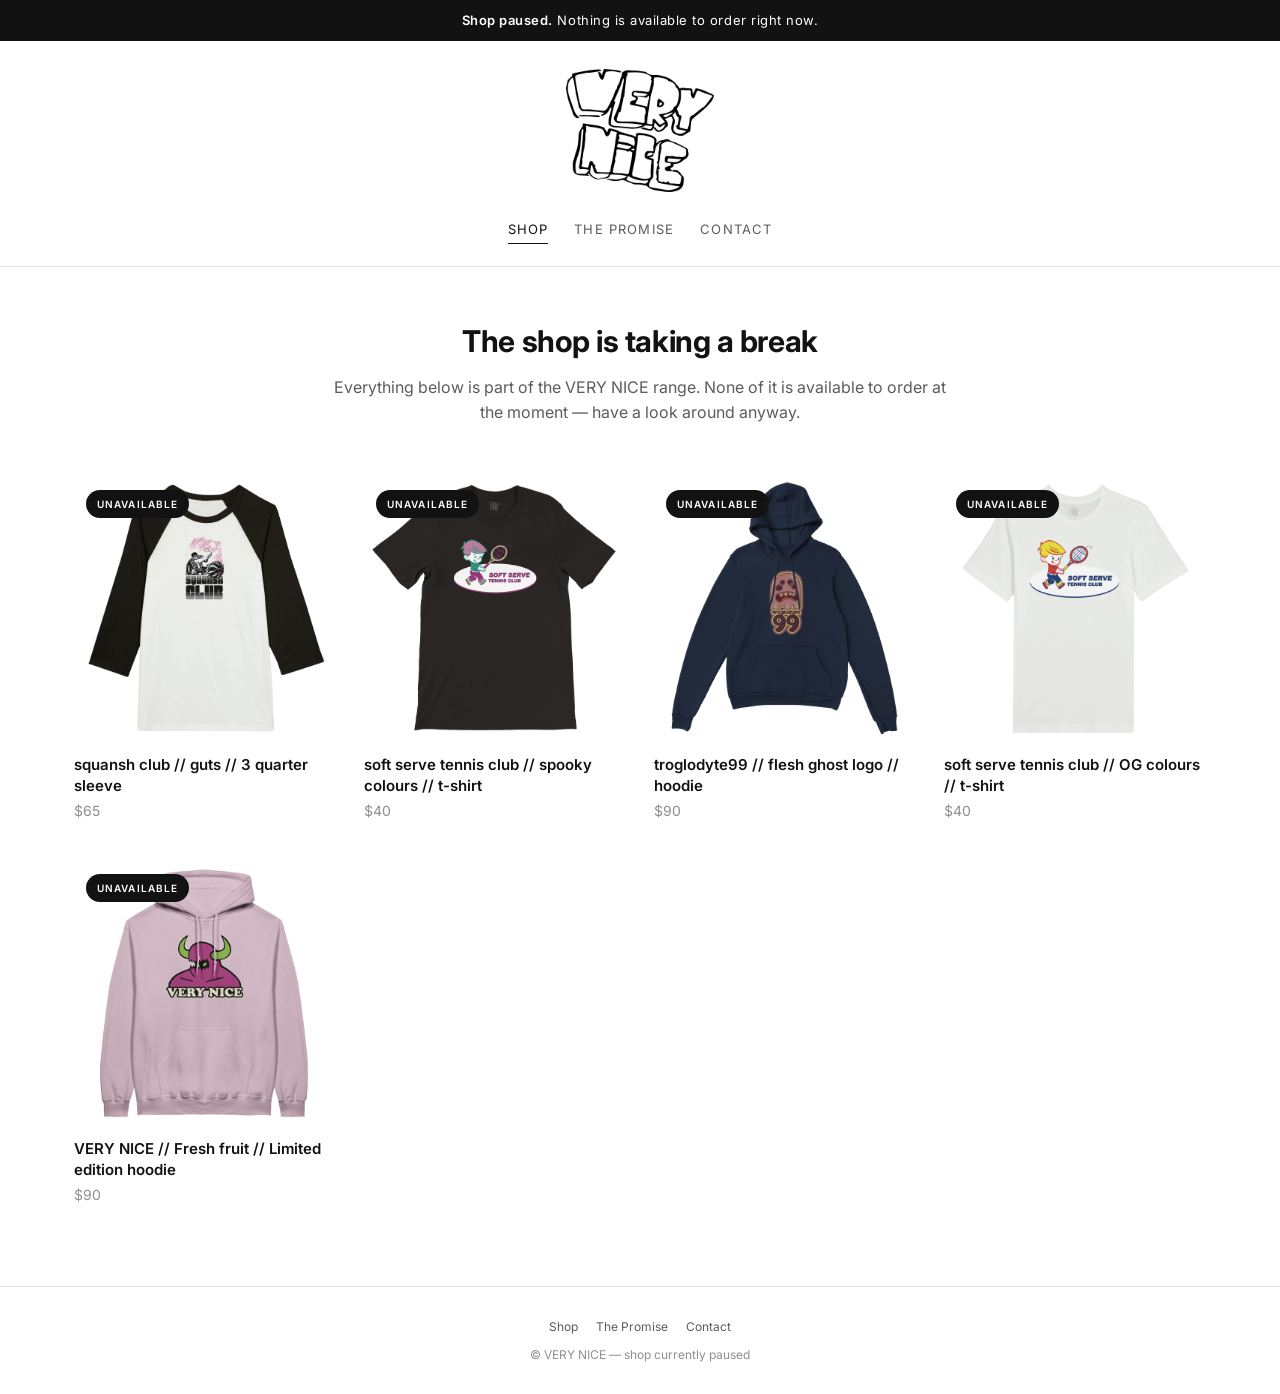
<file: index.html>
<!DOCTYPE html>
<html lang="en">
<head>
<meta charset="UTF-8">
<meta name="viewport" content="width=device-width, initial-scale=1.0">
<title>VERY NICE — shop paused</title>
<meta name="description" content="Style with purpose. 50% of profits to causes that matter.">
<meta property="og:title" content="VERY NICE — shop paused">
<meta property="og:description" content="Style with purpose. 50% of profits to causes that matter.">
<meta property="og:type" content="website">
<link rel="icon" href="assets/brand/logo_small.png" type="image/png">
<link rel="preconnect" href="https://fonts.googleapis.com">
<link rel="preconnect" href="https://fonts.gstatic.com" crossorigin>
<link href="https://fonts.googleapis.com/css2?family=Inter:wght@400;500;600;700&display=swap" rel="stylesheet">
<link rel="stylesheet" href="assets/site.css">
</head>
<body>

<div class="paused-bar"><strong>Shop paused.</strong> Nothing is available to order right now.</div>

<header class="site-head">
  <div class="wrap">
    <a class="logo" href=""><img src="assets/brand/logo.png" alt="VERY NICE" width="148"></a>
    <nav class="site-nav">
        <a href="" aria-current="page">Shop</a>
        <a href="pages/the-very-nice-promise/">The Promise</a>
        <a href="pages/contact/">Contact</a>
    </nav>
  </div>
</header>

<main>
  <div class="wrap">
    <div class="lede">
      <h1>The shop is taking a break</h1>
      <p>Everything below is part of the VERY NICE range. None of it is
      available to order at the moment — have a look around anyway.</p>
    </div>
    <div class="grid">
      <a class="card" href="products/squansh-club-guts-3-quarter-sleeve/">
        <div class="card-media">
          <span class="badge">Unavailable</span>
          <img src="assets/products/squansh-club-guts-3-quarter-sleeve-1.jpg" alt="squansh club // guts // 3 quarter sleeve" loading="lazy">
        </div>
        <div class="card-body">
          <div class="card-title">squansh club // guts // 3 quarter sleeve</div>
          <div class="card-price">$65</div>
        </div>
      </a>
      <a class="card" href="products/soft-serve-tennis-club-og-colours-t-shirt-1/">
        <div class="card-media">
          <span class="badge">Unavailable</span>
          <img src="assets/products/soft-serve-tennis-club-og-colours-t-shirt-1-1.jpg" alt="soft serve tennis club // spooky colours // t-shirt" loading="lazy">
        </div>
        <div class="card-body">
          <div class="card-title">soft serve tennis club // spooky colours // t-shirt</div>
          <div class="card-price">$40</div>
        </div>
      </a>
      <a class="card" href="products/troglodyte99-hoodie/">
        <div class="card-media">
          <span class="badge">Unavailable</span>
          <img src="assets/products/troglodyte99-hoodie-1.jpg" alt="troglodyte99 // flesh ghost logo // hoodie" loading="lazy">
        </div>
        <div class="card-body">
          <div class="card-title">troglodyte99 // flesh ghost logo // hoodie</div>
          <div class="card-price">$90</div>
        </div>
      </a>
      <a class="card" href="products/soft-serve-tennis-club-og-colours-t-shirt/">
        <div class="card-media">
          <span class="badge">Unavailable</span>
          <img src="assets/products/soft-serve-tennis-club-og-colours-t-shirt-1.jpg" alt="soft serve tennis club // OG colours // t-shirt" loading="lazy">
        </div>
        <div class="card-body">
          <div class="card-title">soft serve tennis club // OG colours // t-shirt</div>
          <div class="card-price">$40</div>
        </div>
      </a>
      <a class="card" href="products/very-nice-fresh-fruit-limited-edition-hoodie-1/">
        <div class="card-media">
          <span class="badge">Unavailable</span>
          <img src="assets/products/very-nice-fresh-fruit-limited-edition-hoodie-1-1.jpg" alt="VERY NICE // Fresh fruit // Limited edition hoodie" loading="lazy">
        </div>
        <div class="card-body">
          <div class="card-title">VERY NICE // Fresh fruit // Limited edition hoodie</div>
          <div class="card-price">$90</div>
        </div>
      </a>
    </div>
  </div>
</main>

<footer class="site-foot">
  <div class="wrap">
    <div class="foot-links">
      <a href="">Shop</a>
      <a href="pages/the-very-nice-promise/">The Promise</a>
      <a href="pages/contact/">Contact</a>
    </div>
    <div>&copy; VERY NICE — shop currently paused</div>
  </div>
</footer>

</body>
</html>
</file>
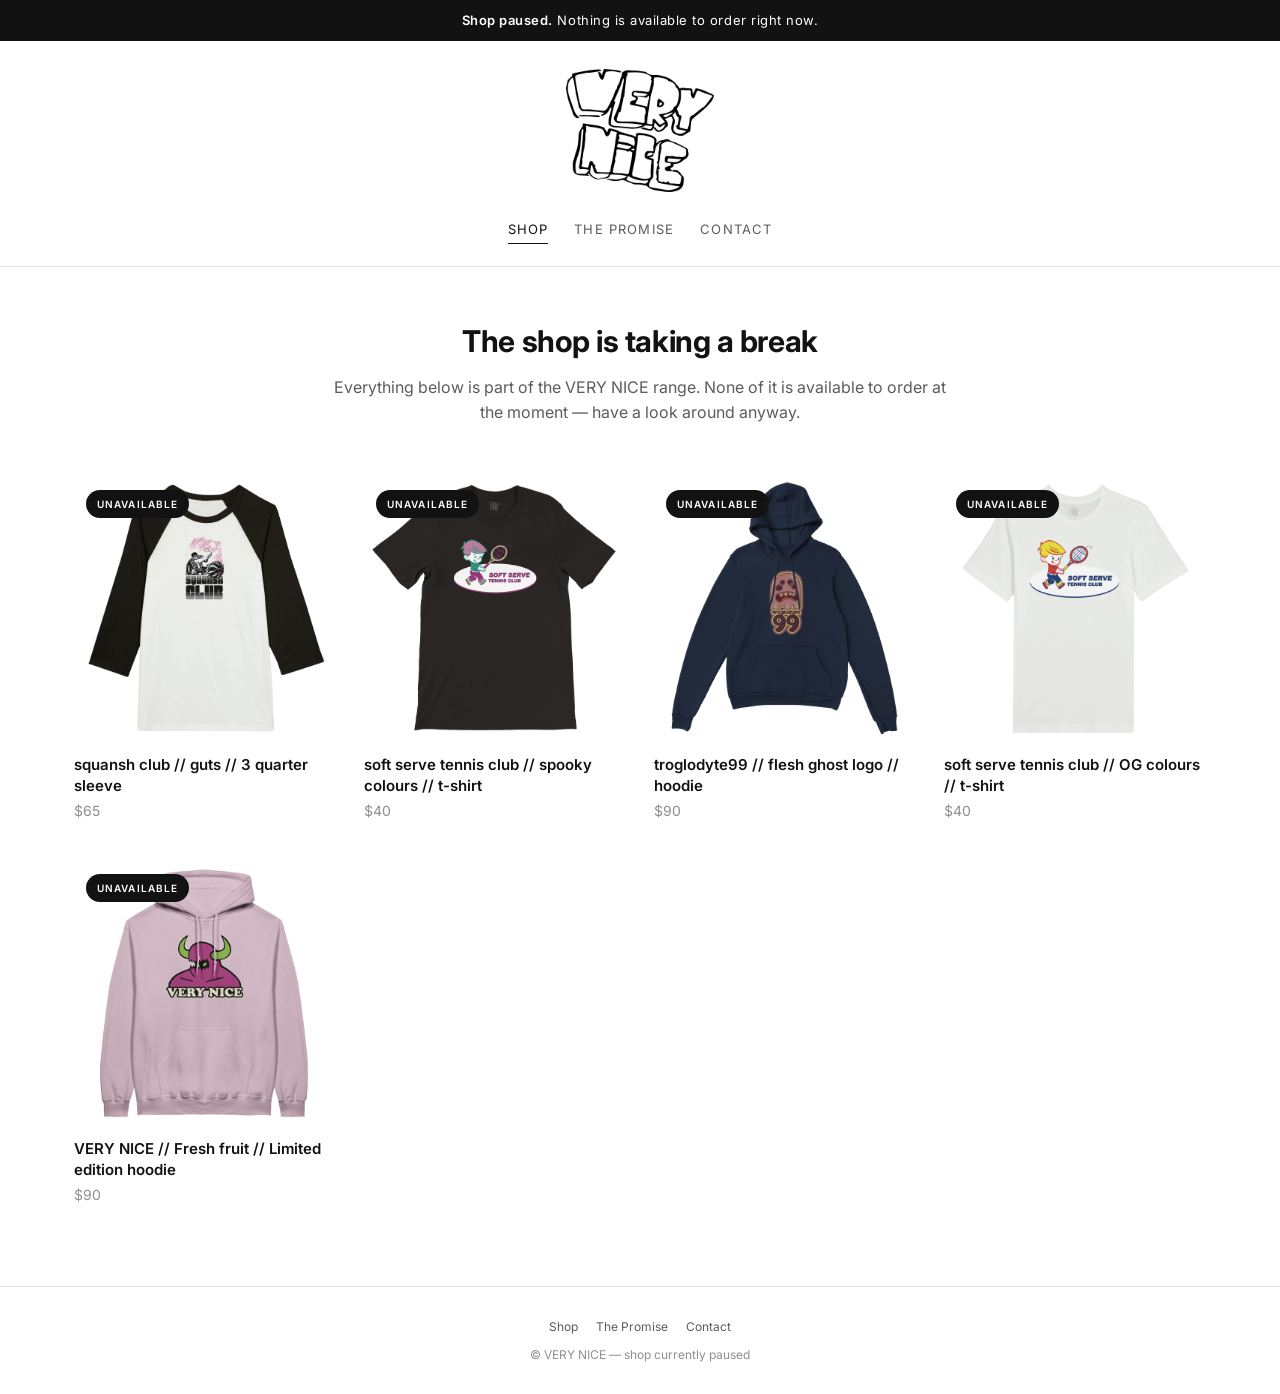
<file: blogs/news/index.html>
<!DOCTYPE html>
<html lang="en">
<head>
<meta charset="UTF-8">
<title>VERY NICE</title>
<meta name="robots" content="noindex">
<link rel="canonical" href="/">
<script>window.location.replace('/');</script>
<meta http-equiv="refresh" content="0; url=/">
</head>
<body></body>
</html>
</file>
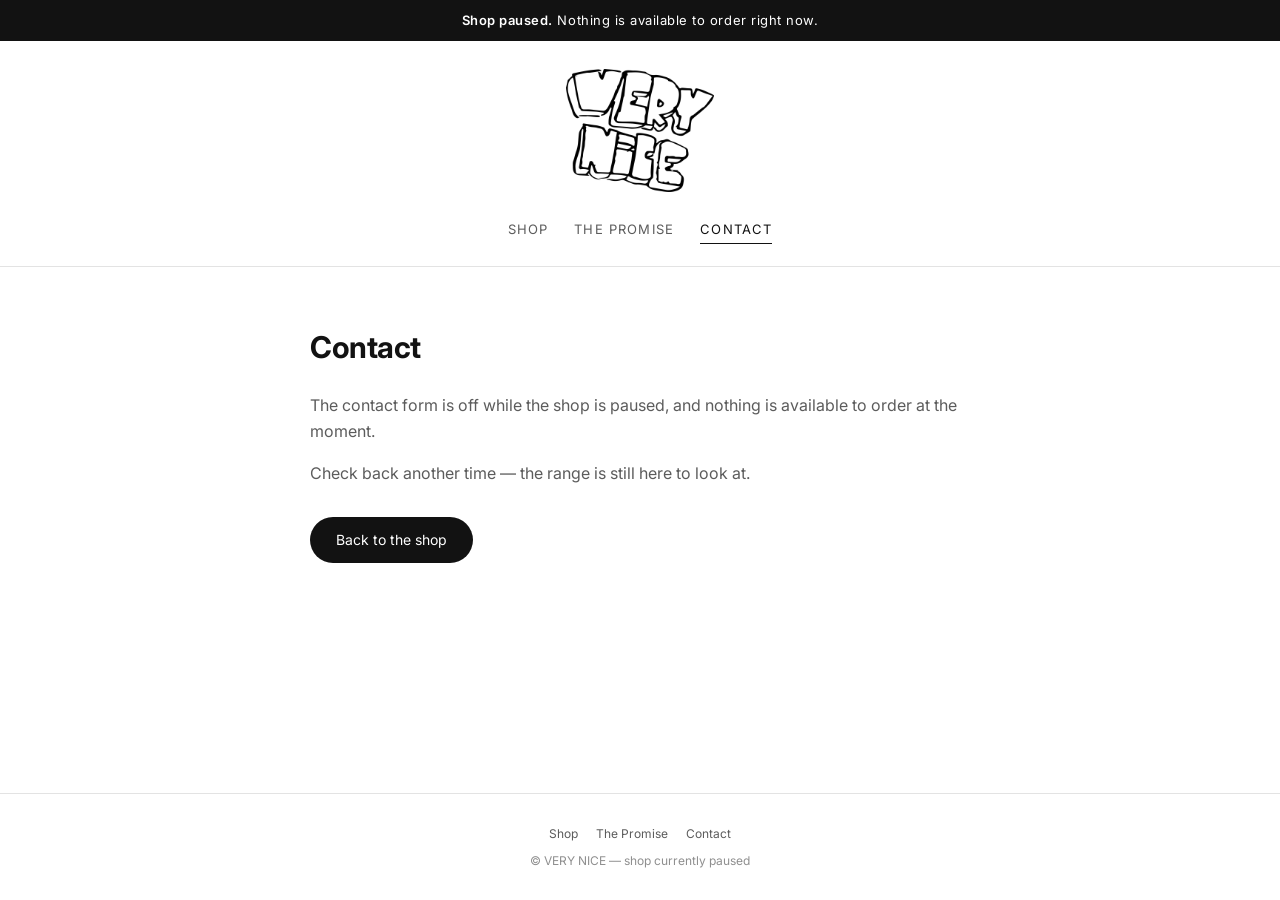
<file: pages/contact/index.html>
<!DOCTYPE html>
<html lang="en">
<head>
<meta charset="UTF-8">
<meta name="viewport" content="width=device-width, initial-scale=1.0">
<title>Contact — VERY NICE</title>
<meta name="description" content="Contact VERY NICE.">
<meta property="og:title" content="Contact — VERY NICE">
<meta property="og:description" content="Contact VERY NICE.">
<meta property="og:type" content="website">
<link rel="icon" href="../../assets/brand/logo_small.png" type="image/png">
<link rel="preconnect" href="https://fonts.googleapis.com">
<link rel="preconnect" href="https://fonts.gstatic.com" crossorigin>
<link href="https://fonts.googleapis.com/css2?family=Inter:wght@400;500;600;700&display=swap" rel="stylesheet">
<link rel="stylesheet" href="../../assets/site.css">
</head>
<body>

<div class="paused-bar"><strong>Shop paused.</strong> Nothing is available to order right now.</div>

<header class="site-head">
  <div class="wrap">
    <a class="logo" href="../../"><img src="../../assets/brand/logo.png" alt="VERY NICE" width="148"></a>
    <nav class="site-nav">
        <a href="../../">Shop</a>
        <a href="../../pages/the-very-nice-promise/">The Promise</a>
        <a href="../../pages/contact/" aria-current="page">Contact</a>
    </nav>
  </div>
</header>

<main>
  <div class="wrap">
    <div class="prose">
      <h1>Contact</h1>
      <p>The contact form is off while the shop is paused, and nothing is available to order at the moment.</p>
      <p>Check back another time — the range is still here to look at.</p>
      <div class="btn-row"><a class="btn" href="../../">Back to the shop</a></div>
    </div>
  </div>
</main>

<footer class="site-foot">
  <div class="wrap">
    <div class="foot-links">
      <a href="../../">Shop</a>
      <a href="../../pages/the-very-nice-promise/">The Promise</a>
      <a href="../../pages/contact/">Contact</a>
    </div>
    <div>&copy; VERY NICE — shop currently paused</div>
  </div>
</footer>

</body>
</html>
</file>
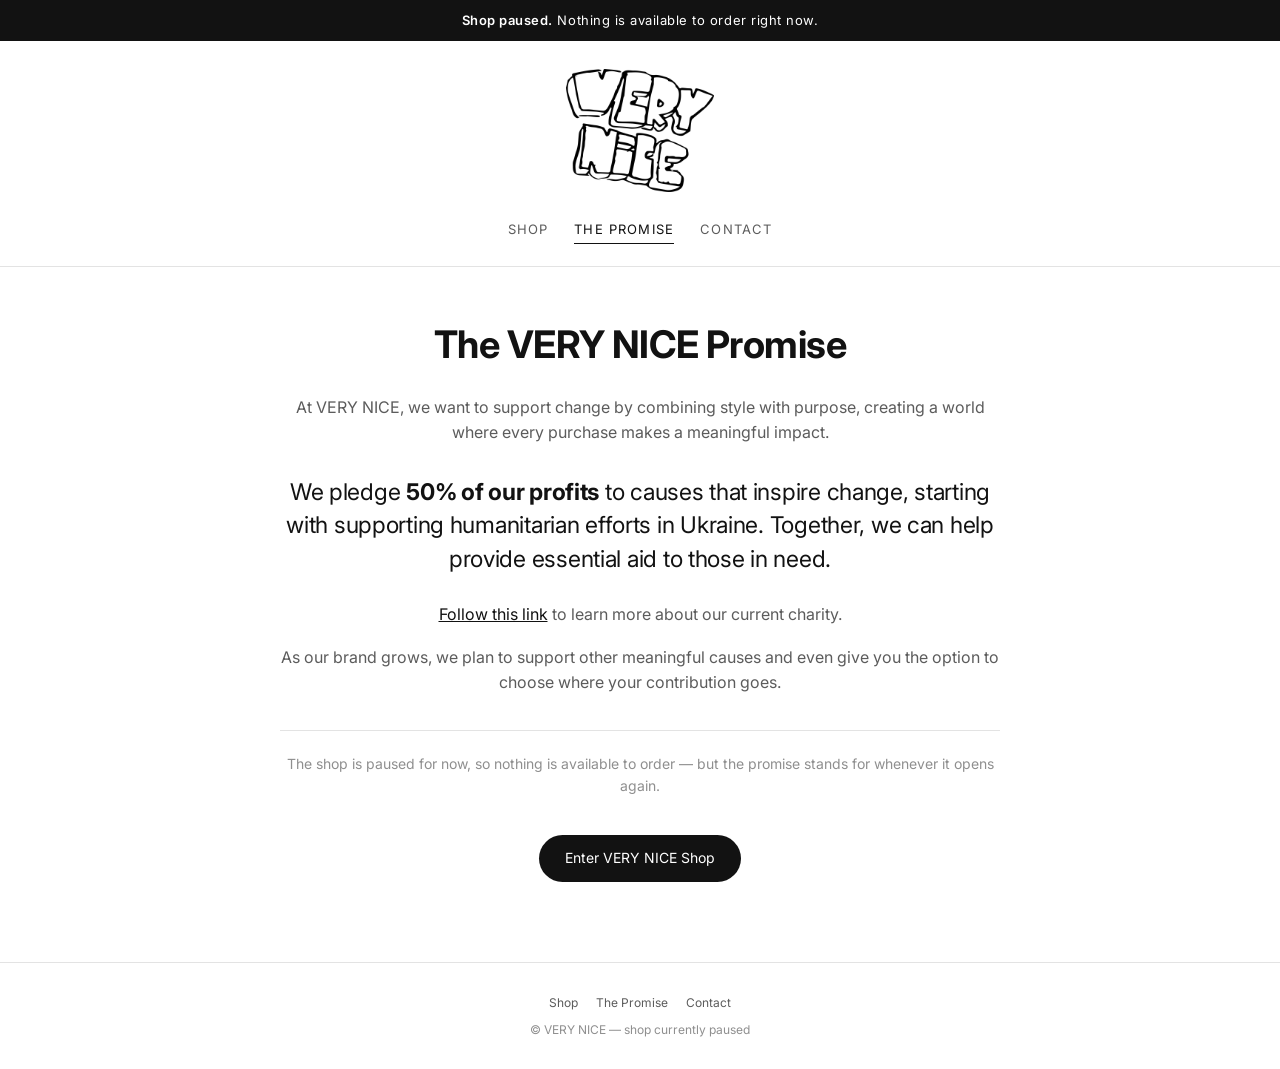
<file: pages/the-very-nice-promise/index.html>
<!DOCTYPE html>
<html lang="en">
<head>
<meta charset="UTF-8">
<meta name="viewport" content="width=device-width, initial-scale=1.0">
<title>The VERY NICE Promise</title>
<meta name="description" content="Style with purpose. 50% of profits to causes that matter.">
<meta property="og:title" content="The VERY NICE Promise">
<meta property="og:description" content="Style with purpose. 50% of profits to causes that matter.">
<meta property="og:type" content="website">
<link rel="icon" href="../../assets/brand/logo_small.png" type="image/png">
<link rel="preconnect" href="https://fonts.googleapis.com">
<link rel="preconnect" href="https://fonts.gstatic.com" crossorigin>
<link href="https://fonts.googleapis.com/css2?family=Inter:wght@400;500;600;700&display=swap" rel="stylesheet">
<link rel="stylesheet" href="../../assets/site.css">
</head>
<body>

<div class="paused-bar"><strong>Shop paused.</strong> Nothing is available to order right now.</div>

<header class="site-head">
  <div class="wrap">
    <a class="logo" href="../../"><img src="../../assets/brand/logo.png" alt="VERY NICE" width="148"></a>
    <nav class="site-nav">
        <a href="../../">Shop</a>
        <a href="../../pages/the-very-nice-promise/" aria-current="page">The Promise</a>
        <a href="../../pages/contact/">Contact</a>
    </nav>
  </div>
</header>

<main>
  <div class="wrap">
    <div class="prose prose--center">
      <h1>The VERY NICE Promise</h1>
      <p>At VERY NICE, we want to support change by combining style with purpose,
      creating a world where every purchase makes a meaningful impact.</p>
      <p class="pledge">We pledge <strong>50% of our profits</strong> to causes that
      inspire change, starting with supporting humanitarian efforts in Ukraine.
      Together, we can help provide essential aid to those in need.</p>
      <p><a href="https://www.saveukraineua.org" target="_blank" rel="noopener noreferrer">Follow this link</a>
      to learn more about our current charity.</p>
      <p>As our brand grows, we plan to support other meaningful causes and even
      give you the option to choose where your contribution goes.</p>
      <p class="fine">The shop is paused for now, so nothing is available to order —
      but the promise stands for whenever it opens again.</p>
      <div class="btn-row"><a class="btn" href="../../">Enter VERY NICE Shop</a></div>
    </div>
  </div>
</main>

<footer class="site-foot">
  <div class="wrap">
    <div class="foot-links">
      <a href="../../">Shop</a>
      <a href="../../pages/the-very-nice-promise/">The Promise</a>
      <a href="../../pages/contact/">Contact</a>
    </div>
    <div>&copy; VERY NICE — shop currently paused</div>
  </div>
</footer>

</body>
</html>
</file>
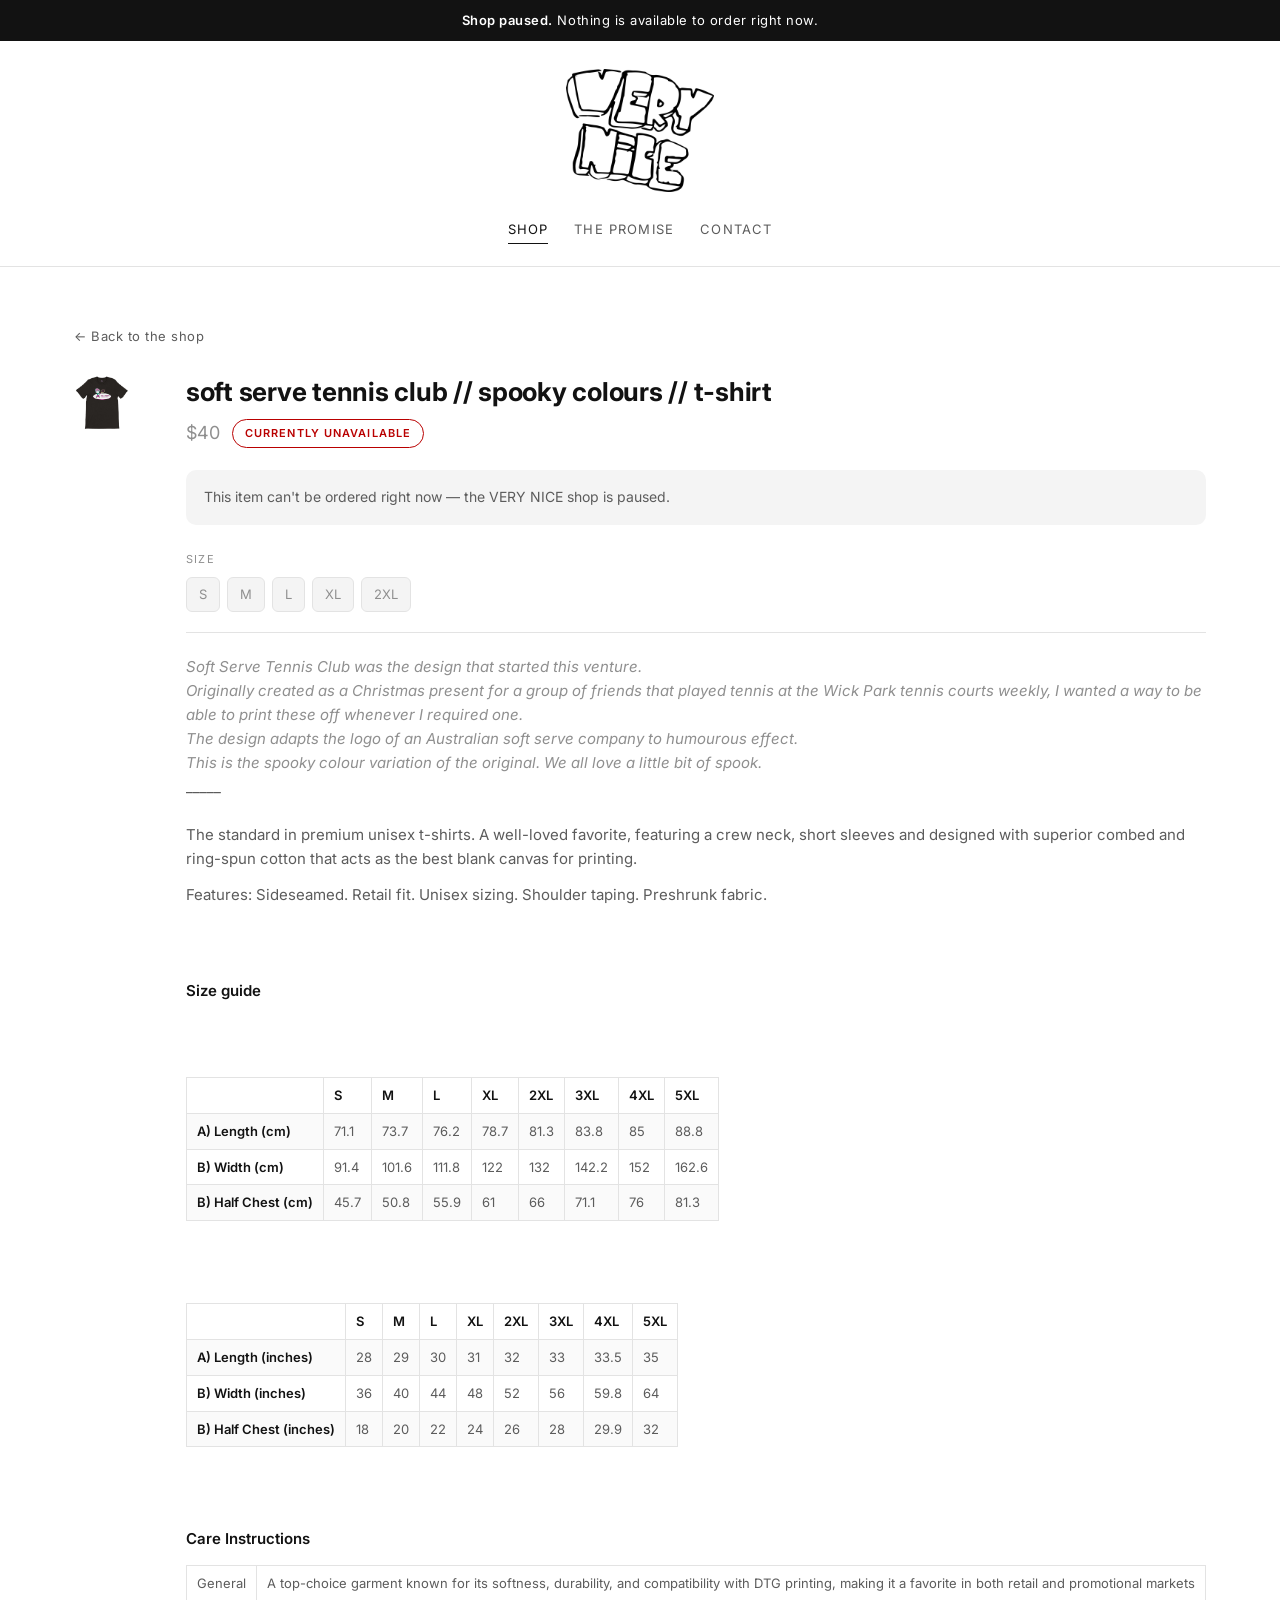
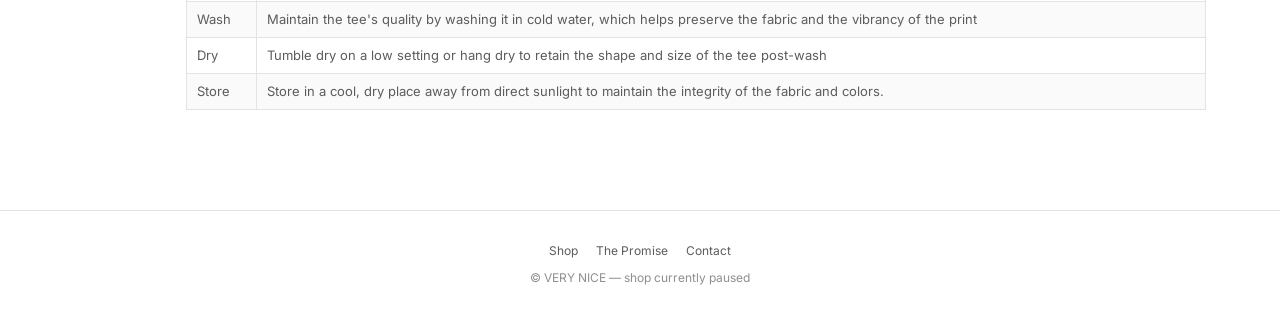
<file: products/soft-serve-tennis-club-og-colours-t-shirt-1/index.html>
<!DOCTYPE html>
<html lang="en">
<head>
<meta charset="UTF-8">
<meta name="viewport" content="width=device-width, initial-scale=1.0">
<title>soft serve tennis club // spooky colours // t-shirt — VERY NICE</title>
<meta name="description" content="Soft Serve Tennis Club was the design that started this venture. Originally created as a Christmas present for a group of friends that played tennis at the Wick">
<meta property="og:title" content="soft serve tennis club // spooky colours // t-shirt — VERY NICE">
<meta property="og:description" content="Soft Serve Tennis Club was the design that started this venture. Originally created as a Christmas present for a group of friends that played tennis at the Wick">
<meta property="og:type" content="website">
<link rel="icon" href="../../assets/brand/logo_small.png" type="image/png">
<link rel="preconnect" href="https://fonts.googleapis.com">
<link rel="preconnect" href="https://fonts.gstatic.com" crossorigin>
<link href="https://fonts.googleapis.com/css2?family=Inter:wght@400;500;600;700&display=swap" rel="stylesheet">
<link rel="stylesheet" href="../../assets/site.css">
</head>
<body>

<div class="paused-bar"><strong>Shop paused.</strong> Nothing is available to order right now.</div>

<header class="site-head">
  <div class="wrap">
    <a class="logo" href="../../"><img src="../../assets/brand/logo.png" alt="VERY NICE" width="148"></a>
    <nav class="site-nav">
        <a href="../../" aria-current="page">Shop</a>
        <a href="../../pages/the-very-nice-promise/">The Promise</a>
        <a href="../../pages/contact/">Contact</a>
    </nav>
  </div>
</header>

<main>
  <div class="wrap">
    <a class="back" href="../../">&larr; Back to the shop</a>
    <div class="product">
      <div class="gallery">
        <img src="../../assets/products/soft-serve-tennis-club-og-colours-t-shirt-1-1.jpg" alt="soft serve tennis club // spooky colours // t-shirt" loading="lazy">
      </div>
      <div class="product-info">
        <h1>soft serve tennis club // spooky colours // t-shirt</h1>
        <div class="price-row">
          <span class="price">$40</span>
          <span class="status">Currently unavailable</span>
        </div>
        <div class="unavailable-note">
          This item can't be ordered right now — the VERY NICE shop is paused.
        </div>
      <div class="opt-group">
        <div class="opt-label">Size</div>
        <div class="chips">
          <span class="chip">S</span>
          <span class="chip">M</span>
          <span class="chip">L</span>
          <span class="chip">XL</span>
          <span class="chip">2XL</span>
        </div>
      </div>
        <div class="desc"><p><em>Soft Serve Tennis Club was the design that started this venture. <br>Originally created as a Christmas present for a group of friends that played tennis at the Wick Park tennis courts weekly, I wanted a way to be able to print these off whenever I required one.<br>The design adapts the logo of an Australian soft serve company to humourous effect.<br></em><em>This is the spooky colour variation of the original. We all love a little bit of spook.</em><br>_____<br><br>The standard in premium unisex t-shirts. A well-loved favorite, featuring a crew neck, short sleeves and designed with superior combed and ring-spun cotton that acts as the best blank canvas for printing.</p>
<p>Features: Sideseamed. Retail fit. Unisex sizing. Shoulder taping. Preshrunk fabric.</p>
<p><br><br></p>
<p><strong>Size guide</strong></p>
<p><br><br></p>
<table>
<tbody>
<tr>
<td> </td>
<td><strong>S</strong></td>
<td><strong>M</strong></td>
<td><strong>L</strong></td>
<td><strong>XL</strong></td>
<td><strong>2XL</strong></td>
<td><strong>3XL</strong></td>
<td><strong>4XL</strong></td>
<td><strong>5XL</strong></td>
</tr>
<tr>
<td><strong>A) Length (cm)</strong></td>
<td>71.1</td>
<td>73.7</td>
<td>76.2</td>
<td>78.7</td>
<td>81.3</td>
<td>83.8</td>
<td>85</td>
<td>88.8</td>
</tr>
<tr>
<td><strong>B) Width (cm)</strong></td>
<td>91.4</td>
<td>101.6</td>
<td>111.8</td>
<td>122</td>
<td>132</td>
<td>142.2</td>
<td>152</td>
<td>162.6</td>
</tr>
<tr>
<td><strong>B) Half Chest (cm)</strong></td>
<td>45.7</td>
<td>50.8</td>
<td>55.9</td>
<td>61</td>
<td>66</td>
<td>71.1</td>
<td>76</td>
<td>81.3</td>
</tr>
</tbody>
</table>
<p><br><br></p>
<table>
<tbody>
<tr>
<td> </td>
<td><strong>S</strong></td>
<td><strong>M</strong></td>
<td><strong>L</strong></td>
<td><strong>XL</strong></td>
<td><strong>2XL</strong></td>
<td><strong>3XL</strong></td>
<td><strong>4XL</strong></td>
<td><strong>5XL</strong></td>
</tr>
<tr>
<td><strong>A) Length (inches)</strong></td>
<td>28</td>
<td>29</td>
<td>30</td>
<td>31</td>
<td>32</td>
<td>33</td>
<td>33.5</td>
<td>35</td>
</tr>
<tr>
<td><strong>B) Width (inches)</strong></td>
<td>36</td>
<td>40</td>
<td>44</td>
<td>48</td>
<td>52</td>
<td>56</td>
<td>59.8</td>
<td>64</td>
</tr>
<tr>
<td><strong>B) Half Chest (inches)</strong></td>
<td>18</td>
<td>20</td>
<td>22</td>
<td>24</td>
<td>26</td>
<td>28</td>
<td>29.9</td>
<td>32</td>
</tr>
</tbody>
</table>
<p><br><br></p>
<p><strong>Care Instructions</strong></p>
<table>
<tbody>
<tr>
<td>General</td>
<td>A top-choice garment known for its softness, durability, and compatibility with DTG printing, making it a favorite in both retail and promotional markets</td>
</tr>
<tr>
<td>Wash</td>
<td>Maintain the tee's quality by washing it in cold water, which helps preserve the fabric and the vibrancy of the print</td>
</tr>
<tr>
<td>Dry</td>
<td>Tumble dry on a low setting or hang dry to retain the shape and size of the tee post-wash</td>
</tr>
<tr>
<td>Store</td>
<td>Store in a cool, dry place away from direct sunlight to maintain the integrity of the fabric and colors.</td>
</tr>
</tbody>
</table></div>
      </div>
    </div>
  </div>
</main>

<footer class="site-foot">
  <div class="wrap">
    <div class="foot-links">
      <a href="../../">Shop</a>
      <a href="../../pages/the-very-nice-promise/">The Promise</a>
      <a href="../../pages/contact/">Contact</a>
    </div>
    <div>&copy; VERY NICE — shop currently paused</div>
  </div>
</footer>

</body>
</html>
</file>
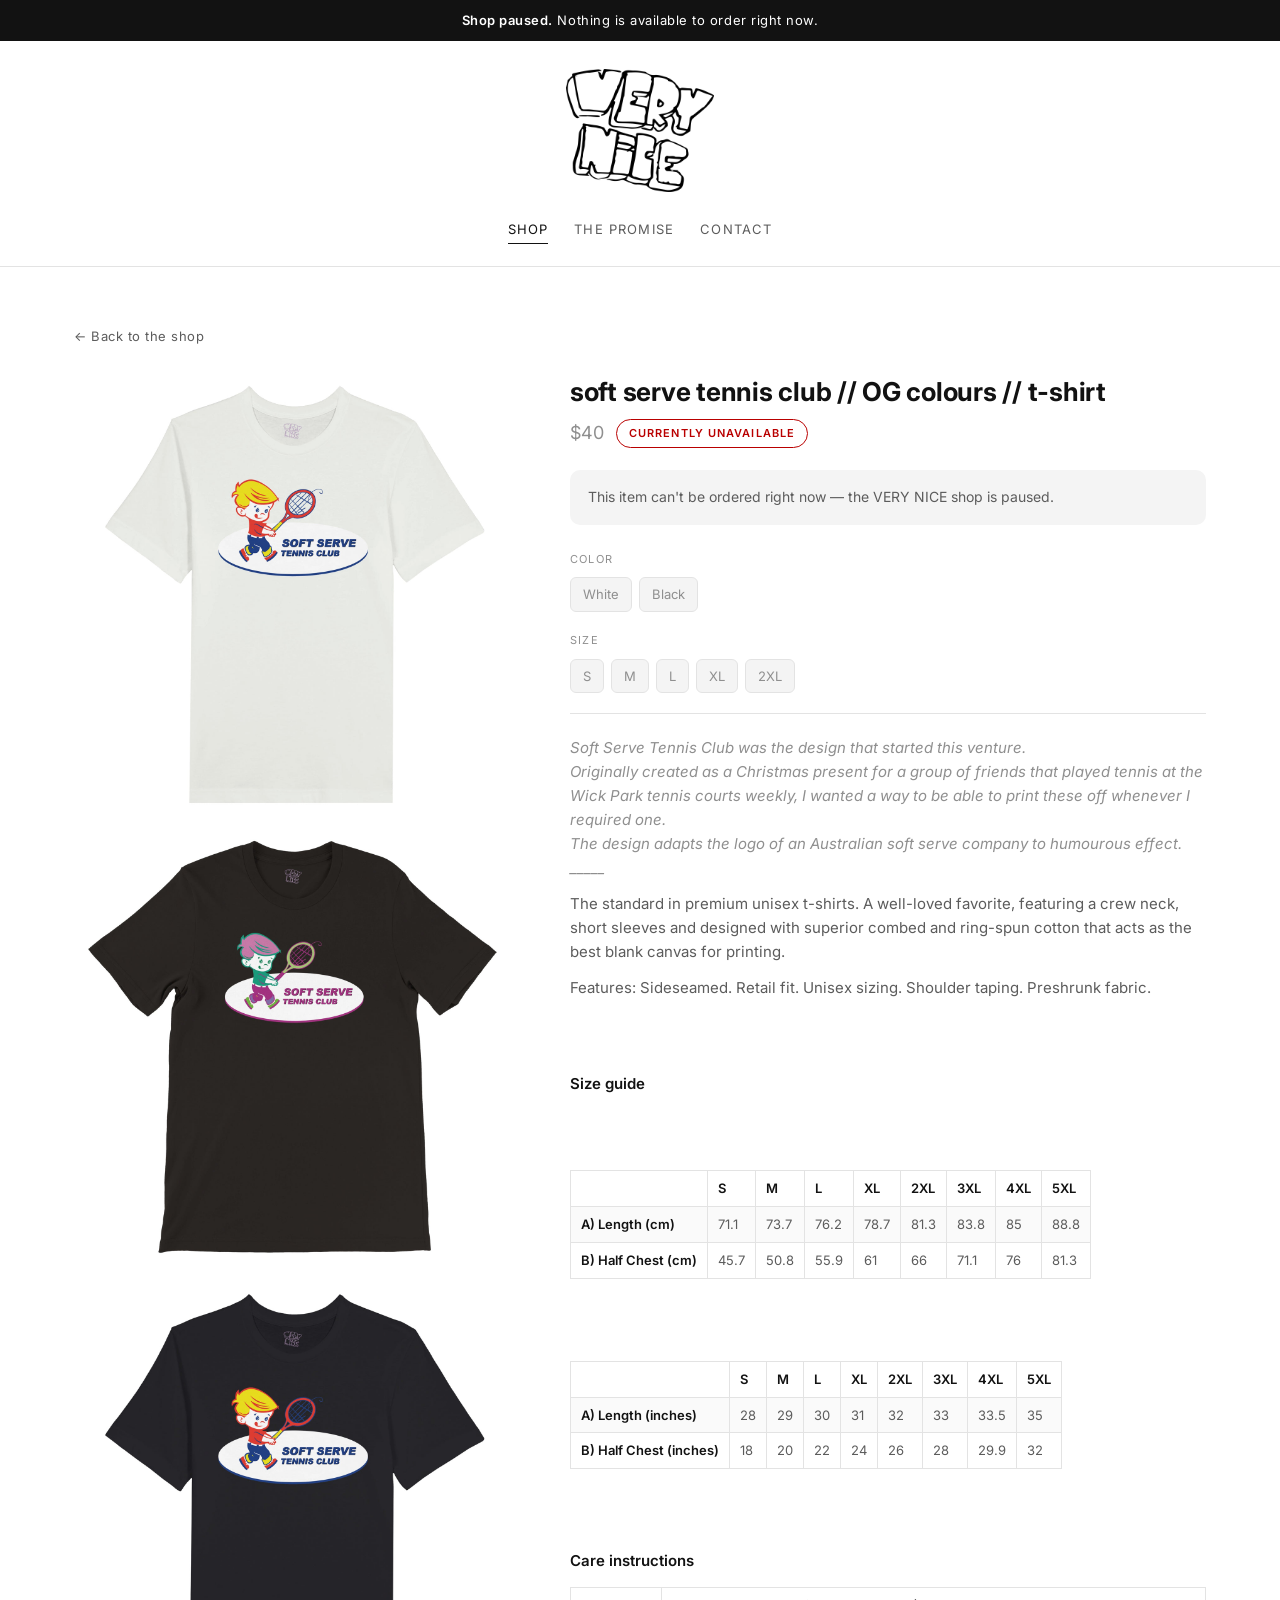
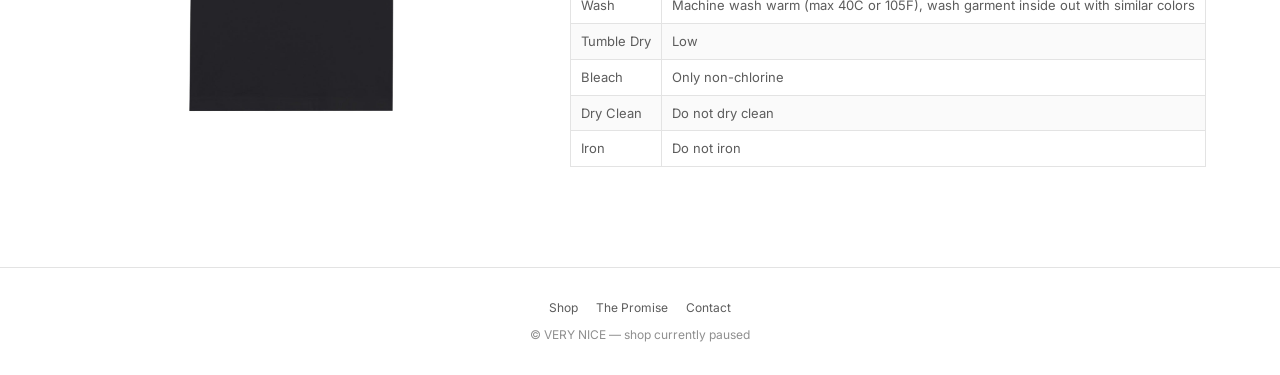
<file: products/soft-serve-tennis-club-og-colours-t-shirt/index.html>
<!DOCTYPE html>
<html lang="en">
<head>
<meta charset="UTF-8">
<meta name="viewport" content="width=device-width, initial-scale=1.0">
<title>soft serve tennis club // OG colours // t-shirt — VERY NICE</title>
<meta name="description" content="Soft Serve Tennis Club was the design that started this venture. Originally created as a Christmas present for a group of friends that played tennis at the Wick">
<meta property="og:title" content="soft serve tennis club // OG colours // t-shirt — VERY NICE">
<meta property="og:description" content="Soft Serve Tennis Club was the design that started this venture. Originally created as a Christmas present for a group of friends that played tennis at the Wick">
<meta property="og:type" content="website">
<link rel="icon" href="../../assets/brand/logo_small.png" type="image/png">
<link rel="preconnect" href="https://fonts.googleapis.com">
<link rel="preconnect" href="https://fonts.gstatic.com" crossorigin>
<link href="https://fonts.googleapis.com/css2?family=Inter:wght@400;500;600;700&display=swap" rel="stylesheet">
<link rel="stylesheet" href="../../assets/site.css">
</head>
<body>

<div class="paused-bar"><strong>Shop paused.</strong> Nothing is available to order right now.</div>

<header class="site-head">
  <div class="wrap">
    <a class="logo" href="../../"><img src="../../assets/brand/logo.png" alt="VERY NICE" width="148"></a>
    <nav class="site-nav">
        <a href="../../" aria-current="page">Shop</a>
        <a href="../../pages/the-very-nice-promise/">The Promise</a>
        <a href="../../pages/contact/">Contact</a>
    </nav>
  </div>
</header>

<main>
  <div class="wrap">
    <a class="back" href="../../">&larr; Back to the shop</a>
    <div class="product">
      <div class="gallery">
        <img src="../../assets/products/soft-serve-tennis-club-og-colours-t-shirt-1.jpg" alt="soft serve tennis club // OG colours // t-shirt" loading="lazy">
        <img src="../../assets/products/soft-serve-tennis-club-og-colours-t-shirt-1-1.jpg" alt="soft serve tennis club // OG colours // t-shirt" loading="lazy">
        <img src="../../assets/products/soft-serve-tennis-club-og-colours-t-shirt-2.jpg" alt="soft serve tennis club // OG colours // t-shirt" loading="lazy">
      </div>
      <div class="product-info">
        <h1>soft serve tennis club // OG colours // t-shirt</h1>
        <div class="price-row">
          <span class="price">$40</span>
          <span class="status">Currently unavailable</span>
        </div>
        <div class="unavailable-note">
          This item can't be ordered right now — the VERY NICE shop is paused.
        </div>
      <div class="opt-group">
        <div class="opt-label">Color</div>
        <div class="chips">
          <span class="chip">White</span>
          <span class="chip">Black</span>
        </div>
      </div>
      <div class="opt-group">
        <div class="opt-label">Size</div>
        <div class="chips">
          <span class="chip">S</span>
          <span class="chip">M</span>
          <span class="chip">L</span>
          <span class="chip">XL</span>
          <span class="chip">2XL</span>
        </div>
      </div>
        <div class="desc"><div>
<p><em>Soft Serve Tennis Club was the design that started this venture. <br>Originally created as a Christmas present for a group of friends that played tennis at the Wick Park tennis courts weekly, I wanted a way to be able to print these off whenever I required one.<br>The design adapts the logo of an Australian soft serve company to humourous effect.<br>_____</em></p>
<p>The standard in premium unisex t-shirts. A well-loved favorite, featuring a crew neck, short sleeves and designed with superior combed and ring-spun cotton that acts as the best blank canvas for printing.</p>
<p>Features: Sideseamed. Retail fit. Unisex sizing. Shoulder taping. Preshrunk fabric.</p>
</div>
<p><br><br></p>
<p><strong>Size guide</strong></p>
<p><br><br></p>
<table>
<tbody>
<tr>
<td> </td>
<td><strong>S</strong></td>
<td><strong>M</strong></td>
<td><strong>L</strong></td>
<td><strong>XL</strong></td>
<td><strong>2XL</strong></td>
<td><strong>3XL</strong></td>
<td><strong>4XL</strong></td>
<td><strong>5XL</strong></td>
</tr>
<tr>
<td><strong>A) Length (cm)</strong></td>
<td>71.1</td>
<td>73.7</td>
<td>76.2</td>
<td>78.7</td>
<td>81.3</td>
<td>83.8</td>
<td>85</td>
<td>88.8</td>
</tr>
<tr>
<td><strong>B) Half Chest (cm)</strong></td>
<td>45.7</td>
<td>50.8</td>
<td>55.9</td>
<td>61</td>
<td>66</td>
<td>71.1</td>
<td>76</td>
<td>81.3</td>
</tr>
</tbody>
</table>
<p><br><br></p>
<table>
<tbody>
<tr>
<td> </td>
<td><strong>S</strong></td>
<td><strong>M</strong></td>
<td><strong>L</strong></td>
<td><strong>XL</strong></td>
<td><strong>2XL</strong></td>
<td><strong>3XL</strong></td>
<td><strong>4XL</strong></td>
<td><strong>5XL</strong></td>
</tr>
<tr>
<td><strong>A) Length (inches)</strong></td>
<td>28</td>
<td>29</td>
<td>30</td>
<td>31</td>
<td>32</td>
<td>33</td>
<td>33.5</td>
<td>35</td>
</tr>
<tr>
<td><strong>B) Half Chest (inches)</strong></td>
<td>18</td>
<td>20</td>
<td>22</td>
<td>24</td>
<td>26</td>
<td>28</td>
<td>29.9</td>
<td>32</td>
</tr>
</tbody>
</table>
<p><br><br></p>
<p><strong>Care instructions</strong></p>
<table>
<tbody>
<tr>
<td>Wash</td>
<td>Machine wash warm (max 40C or 105F), wash garment inside out with similar colors</td>
</tr>
<tr>
<td>Tumble Dry</td>
<td>Low</td>
</tr>
<tr>
<td>Bleach</td>
<td>Only non-chlorine</td>
</tr>
<tr>
<td>Dry Clean</td>
<td>Do not dry clean</td>
</tr>
<tr>
<td>Iron</td>
<td>Do not iron</td>
</tr>
</tbody>
</table></div>
      </div>
    </div>
  </div>
</main>

<footer class="site-foot">
  <div class="wrap">
    <div class="foot-links">
      <a href="../../">Shop</a>
      <a href="../../pages/the-very-nice-promise/">The Promise</a>
      <a href="../../pages/contact/">Contact</a>
    </div>
    <div>&copy; VERY NICE — shop currently paused</div>
  </div>
</footer>

</body>
</html>
</file>
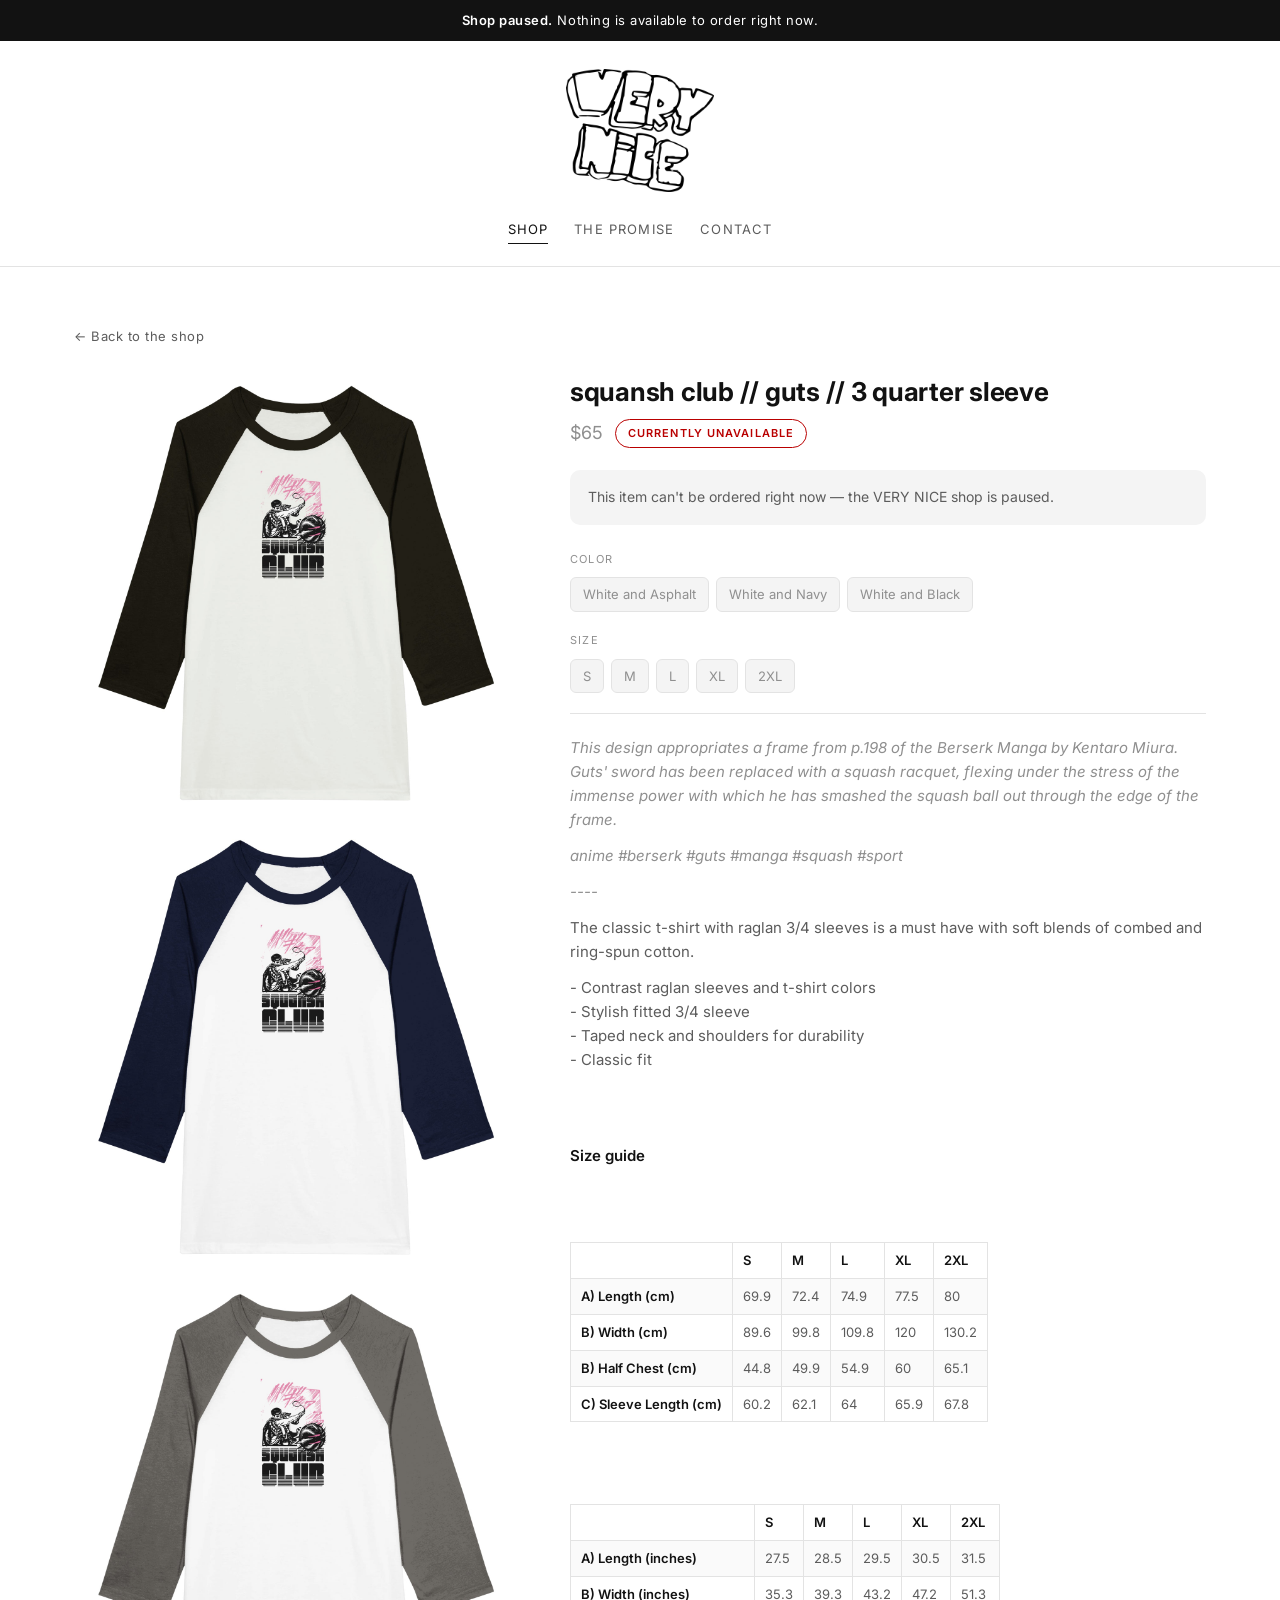
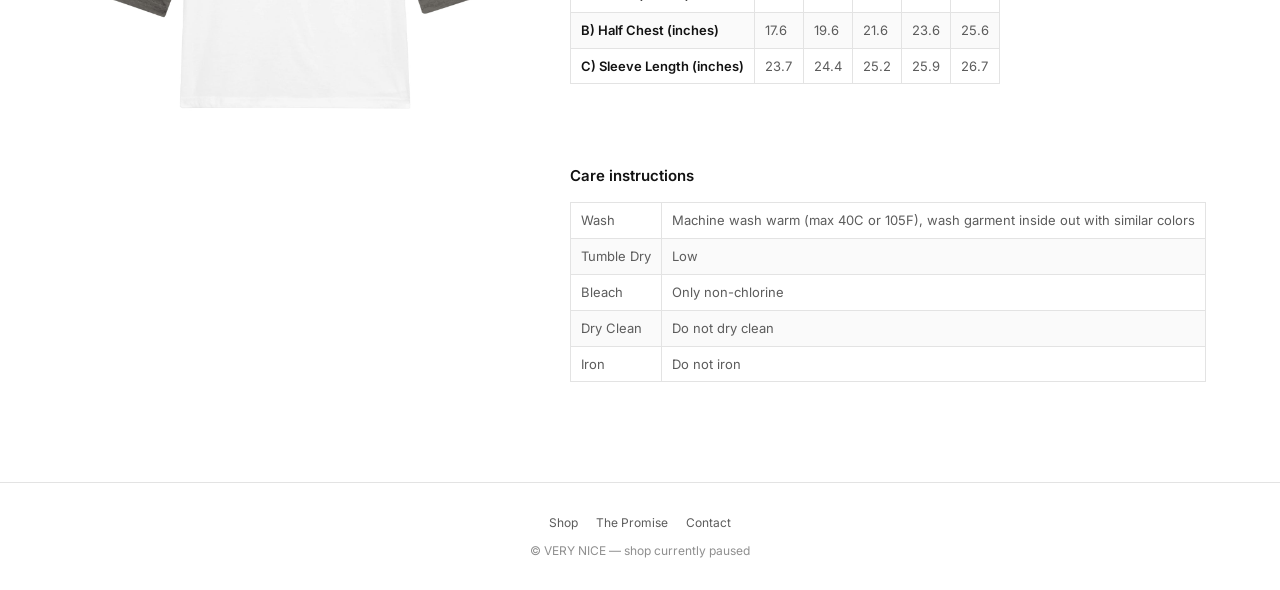
<file: products/squansh-club-guts-3-quarter-sleeve/index.html>
<!DOCTYPE html>
<html lang="en">
<head>
<meta charset="UTF-8">
<meta name="viewport" content="width=device-width, initial-scale=1.0">
<title>squansh club // guts // 3 quarter sleeve — VERY NICE</title>
<meta name="description" content="This design appropriates a frame from p.198 of the Berserk Manga by Kentaro Miura. Guts&#x27; sword has been replaced with a squash racquet, flexing under the stress">
<meta property="og:title" content="squansh club // guts // 3 quarter sleeve — VERY NICE">
<meta property="og:description" content="This design appropriates a frame from p.198 of the Berserk Manga by Kentaro Miura. Guts&#x27; sword has been replaced with a squash racquet, flexing under the stress">
<meta property="og:type" content="website">
<link rel="icon" href="../../assets/brand/logo_small.png" type="image/png">
<link rel="preconnect" href="https://fonts.googleapis.com">
<link rel="preconnect" href="https://fonts.gstatic.com" crossorigin>
<link href="https://fonts.googleapis.com/css2?family=Inter:wght@400;500;600;700&display=swap" rel="stylesheet">
<link rel="stylesheet" href="../../assets/site.css">
</head>
<body>

<div class="paused-bar"><strong>Shop paused.</strong> Nothing is available to order right now.</div>

<header class="site-head">
  <div class="wrap">
    <a class="logo" href="../../"><img src="../../assets/brand/logo.png" alt="VERY NICE" width="148"></a>
    <nav class="site-nav">
        <a href="../../" aria-current="page">Shop</a>
        <a href="../../pages/the-very-nice-promise/">The Promise</a>
        <a href="../../pages/contact/">Contact</a>
    </nav>
  </div>
</header>

<main>
  <div class="wrap">
    <a class="back" href="../../">&larr; Back to the shop</a>
    <div class="product">
      <div class="gallery">
        <img src="../../assets/products/squansh-club-guts-3-quarter-sleeve-1.jpg" alt="squansh club // guts // 3 quarter sleeve" loading="lazy">
        <img src="../../assets/products/squansh-club-guts-3-quarter-sleeve-2.jpg" alt="squansh club // guts // 3 quarter sleeve" loading="lazy">
        <img src="../../assets/products/squansh-club-guts-3-quarter-sleeve-3.jpg" alt="squansh club // guts // 3 quarter sleeve" loading="lazy">
      </div>
      <div class="product-info">
        <h1>squansh club // guts // 3 quarter sleeve</h1>
        <div class="price-row">
          <span class="price">$65</span>
          <span class="status">Currently unavailable</span>
        </div>
        <div class="unavailable-note">
          This item can't be ordered right now — the VERY NICE shop is paused.
        </div>
      <div class="opt-group">
        <div class="opt-label">Color</div>
        <div class="chips">
          <span class="chip">White and Asphalt</span>
          <span class="chip">White and Navy</span>
          <span class="chip">White and Black</span>
        </div>
      </div>
      <div class="opt-group">
        <div class="opt-label">Size</div>
        <div class="chips">
          <span class="chip">S</span>
          <span class="chip">M</span>
          <span class="chip">L</span>
          <span class="chip">XL</span>
          <span class="chip">2XL</span>
        </div>
      </div>
        <div class="desc"><p><em>This design appropriates a frame from p.198 of the Berserk Manga by Kentaro Miura. Guts' sword has been replaced with a squash racquet, flexing under the stress of the immense power with which he has smashed the squash ball out through the edge of the frame.</em></p>
<p><em>anime #berserk #guts #manga #squash #sport</em></p>
<p><em>----</em></p>
<p>The classic t-shirt with raglan 3/4 sleeves is a must have with soft blends of combed and ring-spun cotton.</p>
<p>- Contrast raglan sleeves and t-shirt colors <br>- Stylish fitted 3/4 sleeve <br>- Taped neck and shoulders for durability <br>- Classic fit</p>
<p><br><br></p>
<p><strong>Size guide</strong></p>
<p><br><br></p>
<table>
<tbody>
<tr>
<td> </td>
<td><strong>S</strong></td>
<td><strong>M</strong></td>
<td><strong>L</strong></td>
<td><strong>XL</strong></td>
<td><strong>2XL</strong></td>
</tr>
<tr>
<td><strong>A) Length (cm)</strong></td>
<td>69.9</td>
<td>72.4</td>
<td>74.9</td>
<td>77.5</td>
<td>80</td>
</tr>
<tr>
<td><strong>B) Width (cm)</strong></td>
<td>89.6</td>
<td>99.8</td>
<td>109.8</td>
<td>120</td>
<td>130.2</td>
</tr>
<tr>
<td><strong>B) Half Chest (cm)</strong></td>
<td>44.8</td>
<td>49.9</td>
<td>54.9</td>
<td>60</td>
<td>65.1</td>
</tr>
<tr>
<td><strong>C) Sleeve Length (cm)</strong></td>
<td>60.2</td>
<td>62.1</td>
<td>64</td>
<td>65.9</td>
<td>67.8</td>
</tr>
</tbody>
</table>
<p><br><br></p>
<table>
<tbody>
<tr>
<td> </td>
<td><strong>S</strong></td>
<td><strong>M</strong></td>
<td><strong>L</strong></td>
<td><strong>XL</strong></td>
<td><strong>2XL</strong></td>
</tr>
<tr>
<td><strong>A) Length (inches)</strong></td>
<td>27.5</td>
<td>28.5</td>
<td>29.5</td>
<td>30.5</td>
<td>31.5</td>
</tr>
<tr>
<td><strong>B) Width (inches)</strong></td>
<td>35.3</td>
<td>39.3</td>
<td>43.2</td>
<td>47.2</td>
<td>51.3</td>
</tr>
<tr>
<td><strong>B) Half Chest (inches)</strong></td>
<td>17.6</td>
<td>19.6</td>
<td>21.6</td>
<td>23.6</td>
<td>25.6</td>
</tr>
<tr>
<td><strong>C) Sleeve Length (inches)</strong></td>
<td>23.7</td>
<td>24.4</td>
<td>25.2</td>
<td>25.9</td>
<td>26.7</td>
</tr>
</tbody>
</table>
<p><br><br></p>
<p><strong>Care instructions</strong></p>
<table>
<tbody>
<tr>
<td>Wash</td>
<td>Machine wash warm (max 40C or 105F), wash garment inside out with similar colors</td>
</tr>
<tr>
<td>Tumble Dry</td>
<td>Low</td>
</tr>
<tr>
<td>Bleach</td>
<td>Only non-chlorine</td>
</tr>
<tr>
<td>Dry Clean</td>
<td>Do not dry clean</td>
</tr>
<tr>
<td>Iron</td>
<td>Do not iron</td>
</tr>
</tbody>
</table></div>
      </div>
    </div>
  </div>
</main>

<footer class="site-foot">
  <div class="wrap">
    <div class="foot-links">
      <a href="../../">Shop</a>
      <a href="../../pages/the-very-nice-promise/">The Promise</a>
      <a href="../../pages/contact/">Contact</a>
    </div>
    <div>&copy; VERY NICE — shop currently paused</div>
  </div>
</footer>

</body>
</html>
</file>
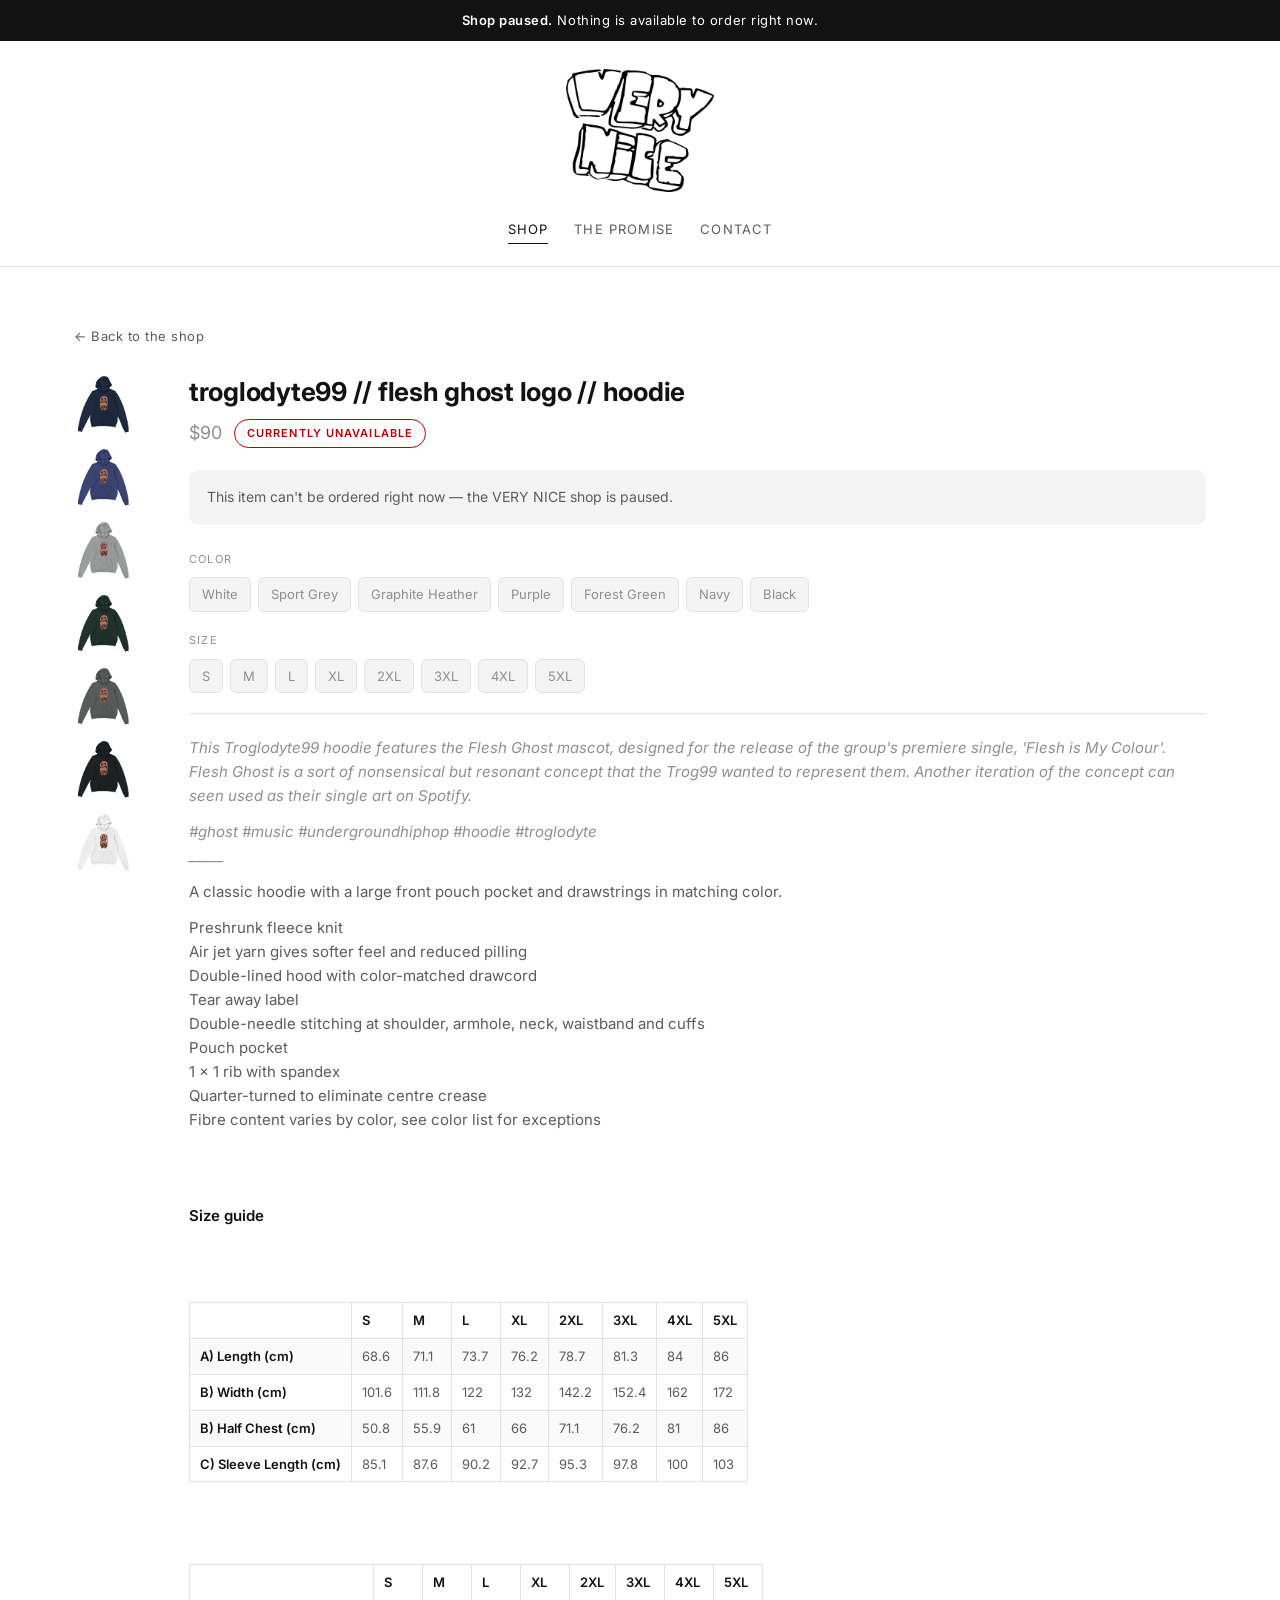
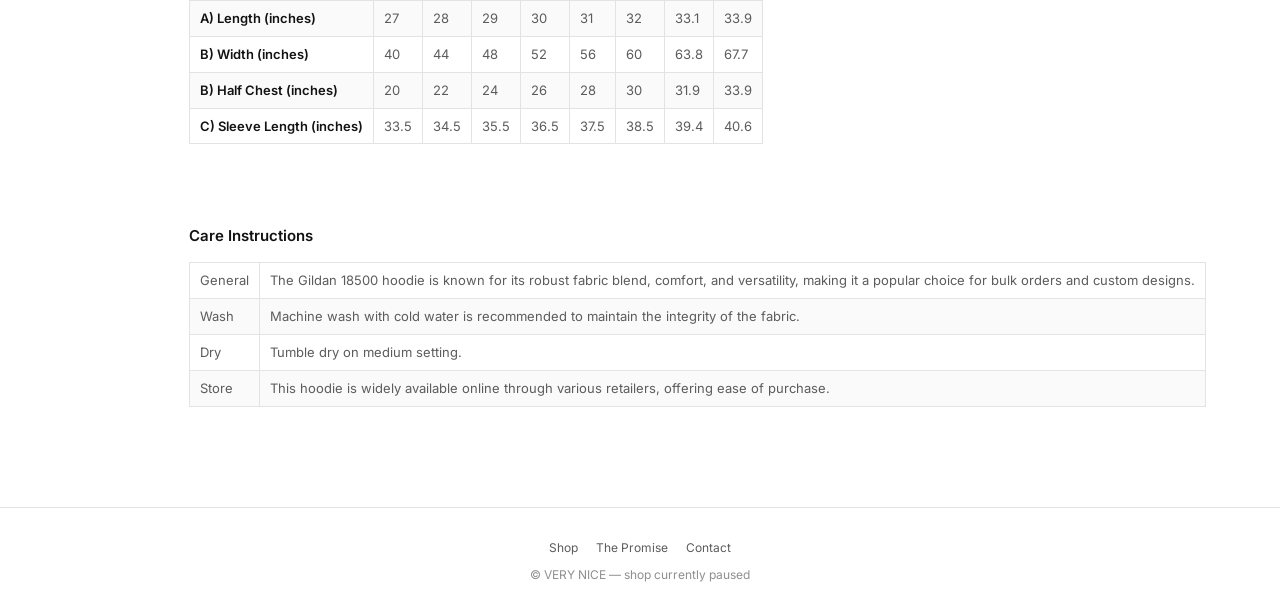
<file: products/troglodyte99-hoodie/index.html>
<!DOCTYPE html>
<html lang="en">
<head>
<meta charset="UTF-8">
<meta name="viewport" content="width=device-width, initial-scale=1.0">
<title>troglodyte99 // flesh ghost logo // hoodie — VERY NICE</title>
<meta name="description" content="This Troglodyte99 hoodie features the Flesh Ghost mascot, designed for the release of the group&#x27;s premiere single, &#x27;Flesh is My Colour&#x27;. Flesh Ghost is a sort o">
<meta property="og:title" content="troglodyte99 // flesh ghost logo // hoodie — VERY NICE">
<meta property="og:description" content="This Troglodyte99 hoodie features the Flesh Ghost mascot, designed for the release of the group&#x27;s premiere single, &#x27;Flesh is My Colour&#x27;. Flesh Ghost is a sort o">
<meta property="og:type" content="website">
<link rel="icon" href="../../assets/brand/logo_small.png" type="image/png">
<link rel="preconnect" href="https://fonts.googleapis.com">
<link rel="preconnect" href="https://fonts.gstatic.com" crossorigin>
<link href="https://fonts.googleapis.com/css2?family=Inter:wght@400;500;600;700&display=swap" rel="stylesheet">
<link rel="stylesheet" href="../../assets/site.css">
</head>
<body>

<div class="paused-bar"><strong>Shop paused.</strong> Nothing is available to order right now.</div>

<header class="site-head">
  <div class="wrap">
    <a class="logo" href="../../"><img src="../../assets/brand/logo.png" alt="VERY NICE" width="148"></a>
    <nav class="site-nav">
        <a href="../../" aria-current="page">Shop</a>
        <a href="../../pages/the-very-nice-promise/">The Promise</a>
        <a href="../../pages/contact/">Contact</a>
    </nav>
  </div>
</header>

<main>
  <div class="wrap">
    <a class="back" href="../../">&larr; Back to the shop</a>
    <div class="product">
      <div class="gallery">
        <img src="../../assets/products/troglodyte99-hoodie-1.jpg" alt="troglodyte99 // flesh ghost logo // hoodie" loading="lazy">
        <img src="../../assets/products/troglodyte99-hoodie-2.jpg" alt="troglodyte99 // flesh ghost logo // hoodie" loading="lazy">
        <img src="../../assets/products/troglodyte99-hoodie-3.jpg" alt="troglodyte99 // flesh ghost logo // hoodie" loading="lazy">
        <img src="../../assets/products/troglodyte99-hoodie-4.jpg" alt="troglodyte99 // flesh ghost logo // hoodie" loading="lazy">
        <img src="../../assets/products/troglodyte99-hoodie-5.jpg" alt="troglodyte99 // flesh ghost logo // hoodie" loading="lazy">
        <img src="../../assets/products/troglodyte99-hoodie-6.jpg" alt="troglodyte99 // flesh ghost logo // hoodie" loading="lazy">
        <img src="../../assets/products/troglodyte99-hoodie-7.jpg" alt="troglodyte99 // flesh ghost logo // hoodie" loading="lazy">
      </div>
      <div class="product-info">
        <h1>troglodyte99 // flesh ghost logo // hoodie</h1>
        <div class="price-row">
          <span class="price">$90</span>
          <span class="status">Currently unavailable</span>
        </div>
        <div class="unavailable-note">
          This item can't be ordered right now — the VERY NICE shop is paused.
        </div>
      <div class="opt-group">
        <div class="opt-label">Color</div>
        <div class="chips">
          <span class="chip">White</span>
          <span class="chip">Sport Grey</span>
          <span class="chip">Graphite Heather</span>
          <span class="chip">Purple</span>
          <span class="chip">Forest Green</span>
          <span class="chip">Navy</span>
          <span class="chip">Black</span>
        </div>
      </div>
      <div class="opt-group">
        <div class="opt-label">Size</div>
        <div class="chips">
          <span class="chip">S</span>
          <span class="chip">M</span>
          <span class="chip">L</span>
          <span class="chip">XL</span>
          <span class="chip">2XL</span>
          <span class="chip">3XL</span>
          <span class="chip">4XL</span>
          <span class="chip">5XL</span>
        </div>
      </div>
        <div class="desc"><p><em>This Troglodyte99 hoodie features the Flesh Ghost mascot, designed for the release of the group's premiere single, 'Flesh is My Colour'.<br>Flesh Ghost is a sort of nonsensical but resonant concept that the Trog99 wanted to represent them. Another iteration of the concept can seen used as their single art on Spotify.</em></p>
<p><em>#ghost #music #undergroundhiphop #hoodie #troglodyte<br>_____</em></p>
<p>A classic hoodie with a large front pouch pocket and drawstrings in matching color.</p>
<p>Preshrunk fleece knit<br>Air jet yarn gives softer feel and reduced pilling<br>Double-lined hood with color-matched drawcord<br>Tear away label<br>Double-needle stitching at shoulder, armhole, neck, waistband and cuffs<br>Pouch pocket<br>1 x 1 rib with spandex<br>Quarter-turned to eliminate centre crease<br>Fibre content varies by color, see color list for exceptions</p>
<p><br><br></p>
<p><strong>Size guide</strong></p>
<p><br><br></p>
<table>
<tbody>
<tr>
<td> </td>
<td><strong>S</strong></td>
<td><strong>M</strong></td>
<td><strong>L</strong></td>
<td><strong>XL</strong></td>
<td><strong>2XL</strong></td>
<td><strong>3XL</strong></td>
<td><strong>4XL</strong></td>
<td><strong>5XL</strong></td>
</tr>
<tr>
<td><strong>A) Length (cm)</strong></td>
<td>68.6</td>
<td>71.1</td>
<td>73.7</td>
<td>76.2</td>
<td>78.7</td>
<td>81.3</td>
<td>84</td>
<td>86</td>
</tr>
<tr>
<td><strong>B) Width (cm)</strong></td>
<td>101.6</td>
<td>111.8</td>
<td>122</td>
<td>132</td>
<td>142.2</td>
<td>152.4</td>
<td>162</td>
<td>172</td>
</tr>
<tr>
<td><strong>B) Half Chest (cm)</strong></td>
<td>50.8</td>
<td>55.9</td>
<td>61</td>
<td>66</td>
<td>71.1</td>
<td>76.2</td>
<td>81</td>
<td>86</td>
</tr>
<tr>
<td><strong>C) Sleeve Length (cm)</strong></td>
<td>85.1</td>
<td>87.6</td>
<td>90.2</td>
<td>92.7</td>
<td>95.3</td>
<td>97.8</td>
<td>100</td>
<td>103</td>
</tr>
</tbody>
</table>
<p><br><br></p>
<table>
<tbody>
<tr>
<td> </td>
<td><strong>S</strong></td>
<td><strong>M</strong></td>
<td><strong>L</strong></td>
<td><strong>XL</strong></td>
<td><strong>2XL</strong></td>
<td><strong>3XL</strong></td>
<td><strong>4XL</strong></td>
<td><strong>5XL</strong></td>
</tr>
<tr>
<td><strong>A) Length (inches)</strong></td>
<td>27</td>
<td>28</td>
<td>29</td>
<td>30</td>
<td>31</td>
<td>32</td>
<td>33.1</td>
<td>33.9</td>
</tr>
<tr>
<td><strong>B) Width (inches)</strong></td>
<td>40</td>
<td>44</td>
<td>48</td>
<td>52</td>
<td>56</td>
<td>60</td>
<td>63.8</td>
<td>67.7</td>
</tr>
<tr>
<td><strong>B) Half Chest (inches)</strong></td>
<td>20</td>
<td>22</td>
<td>24</td>
<td>26</td>
<td>28</td>
<td>30</td>
<td>31.9</td>
<td>33.9</td>
</tr>
<tr>
<td><strong>C) Sleeve Length (inches)</strong></td>
<td>33.5</td>
<td>34.5</td>
<td>35.5</td>
<td>36.5</td>
<td>37.5</td>
<td>38.5</td>
<td>39.4</td>
<td>40.6</td>
</tr>
</tbody>
</table>
<p><br><br></p>
<p><strong>Care Instructions</strong></p>
<table>
<tbody>
<tr>
<td>General</td>
<td>The Gildan 18500 hoodie is known for its robust fabric blend, comfort, and versatility, making it a popular choice for bulk orders and custom designs.</td>
</tr>
<tr>
<td>Wash</td>
<td>Machine wash with cold water is recommended to maintain the integrity of the fabric.</td>
</tr>
<tr>
<td>Dry</td>
<td>Tumble dry on medium setting.</td>
</tr>
<tr>
<td>Store</td>
<td>This hoodie is widely available online through various retailers, offering ease of purchase.</td>
</tr>
</tbody>
</table></div>
      </div>
    </div>
  </div>
</main>

<footer class="site-foot">
  <div class="wrap">
    <div class="foot-links">
      <a href="../../">Shop</a>
      <a href="../../pages/the-very-nice-promise/">The Promise</a>
      <a href="../../pages/contact/">Contact</a>
    </div>
    <div>&copy; VERY NICE — shop currently paused</div>
  </div>
</footer>

</body>
</html>
</file>
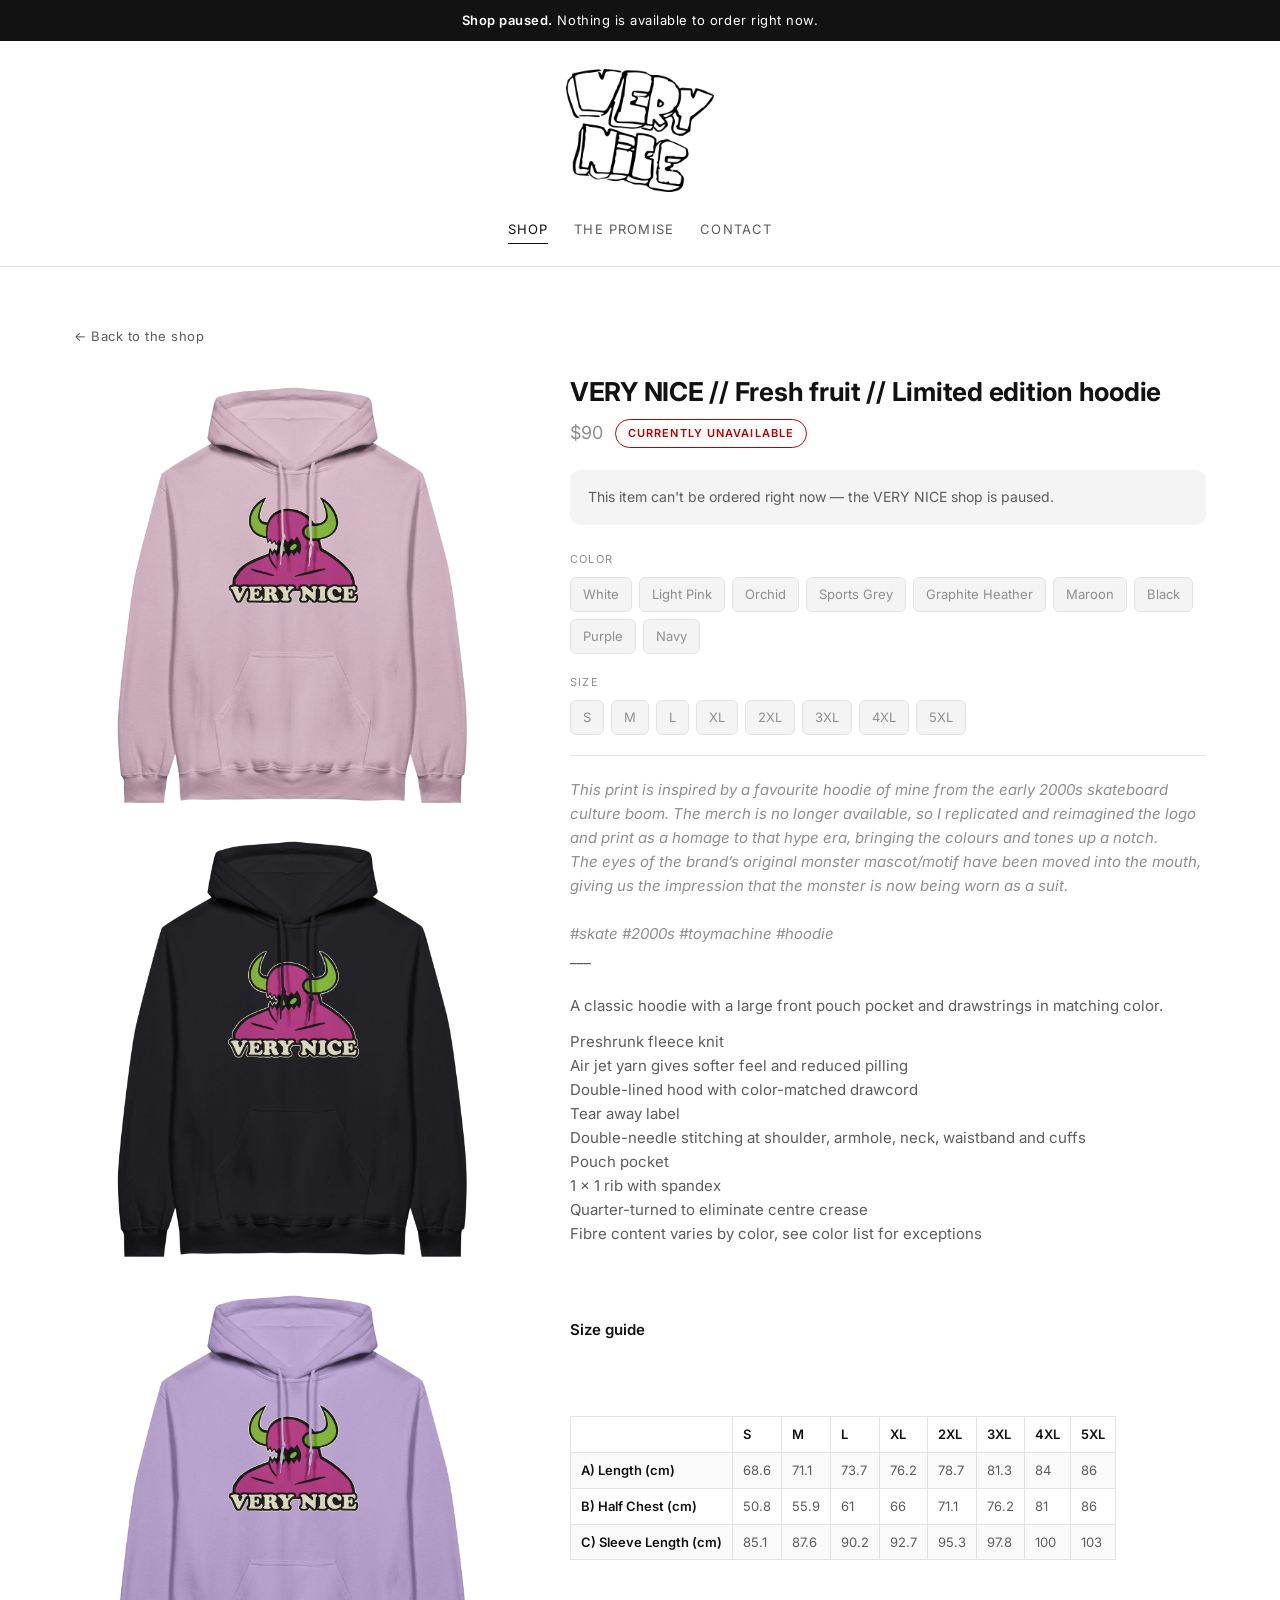
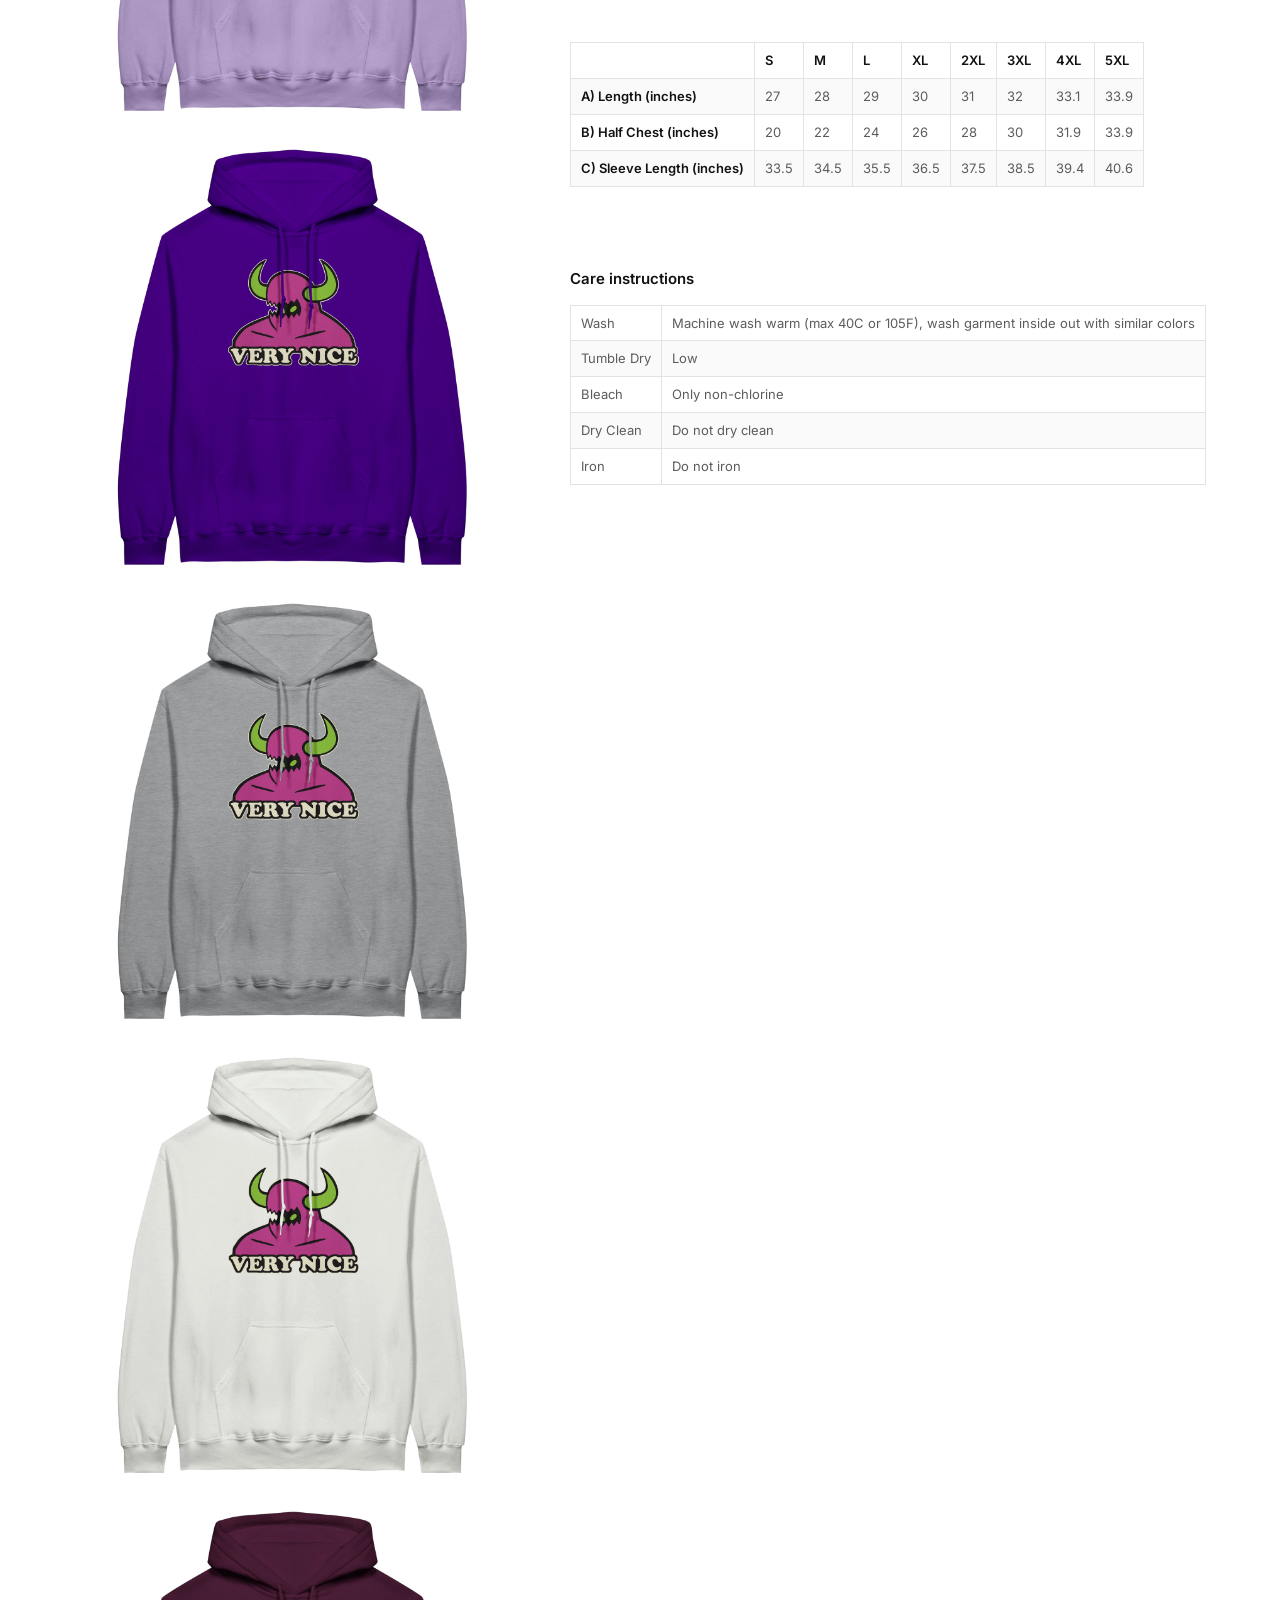
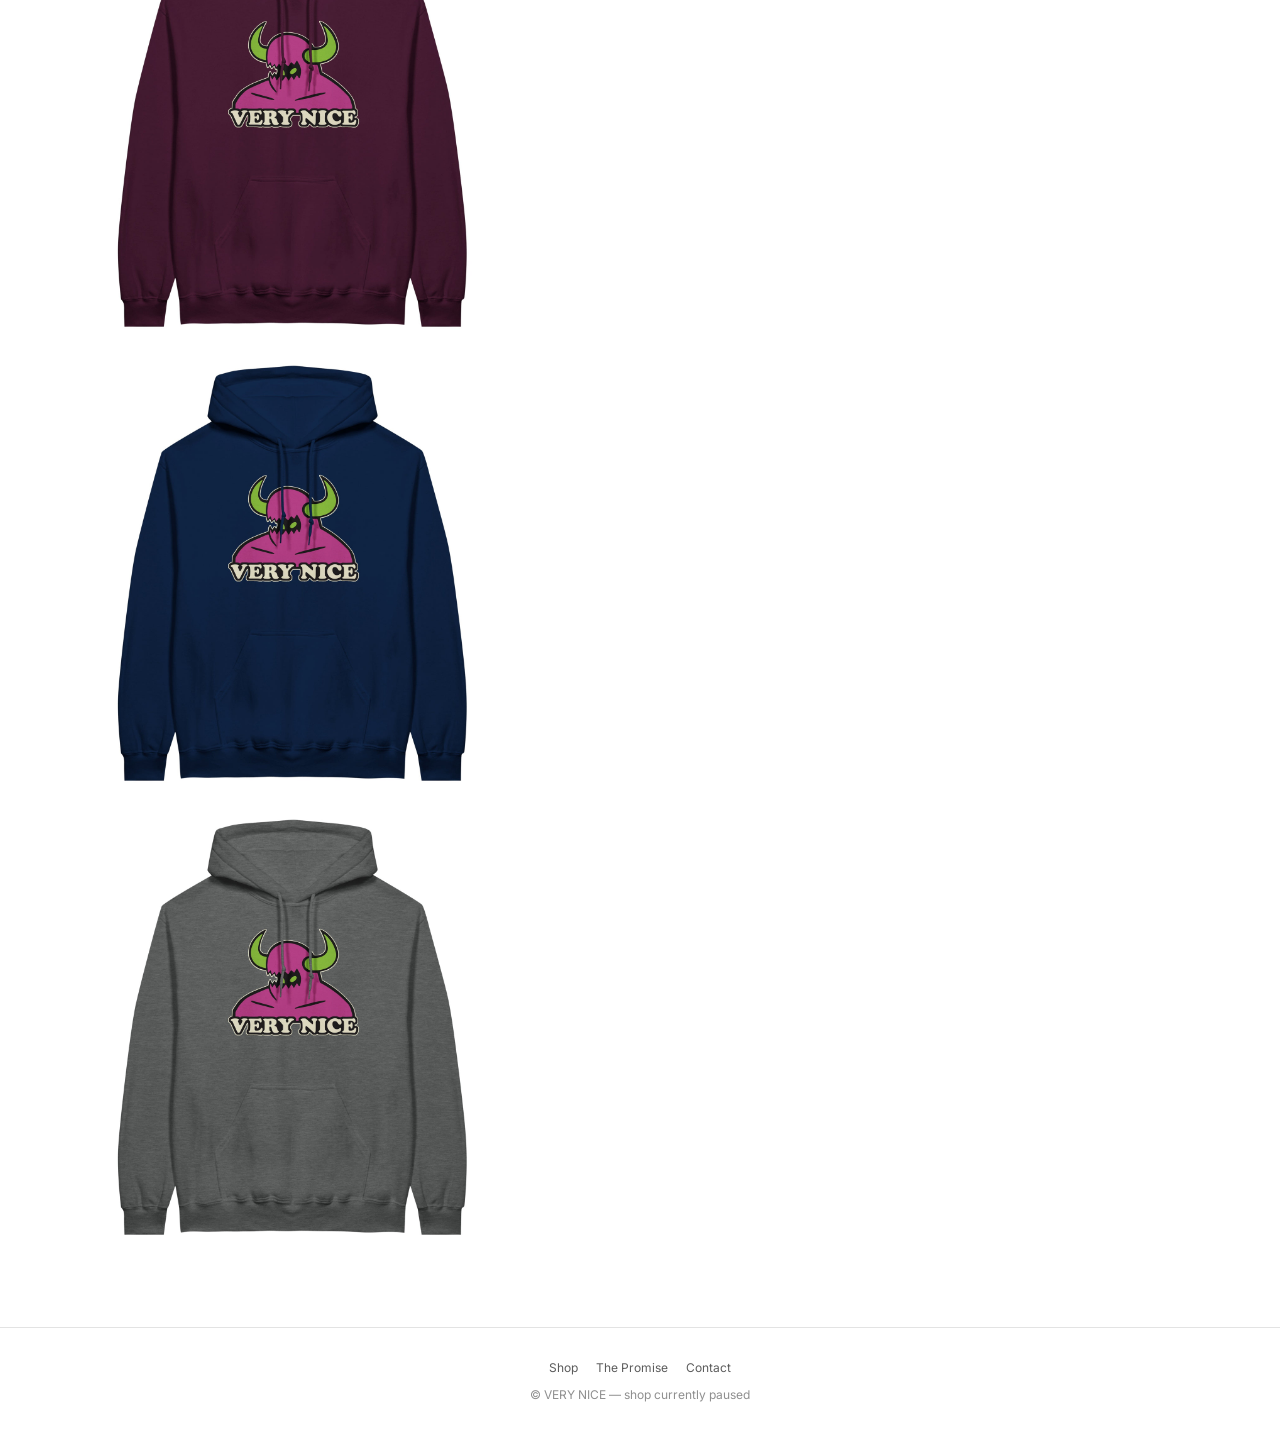
<file: products/very-nice-fresh-fruit-limited-edition-hoodie-1/index.html>
<!DOCTYPE html>
<html lang="en">
<head>
<meta charset="UTF-8">
<meta name="viewport" content="width=device-width, initial-scale=1.0">
<title>VERY NICE // Fresh fruit // Limited edition hoodie — VERY NICE</title>
<meta name="description" content="This print is inspired by a favourite hoodie of mine from the early 2000s skateboard culture boom. The merch is no longer available, so I replicated and reimagi">
<meta property="og:title" content="VERY NICE // Fresh fruit // Limited edition hoodie — VERY NICE">
<meta property="og:description" content="This print is inspired by a favourite hoodie of mine from the early 2000s skateboard culture boom. The merch is no longer available, so I replicated and reimagi">
<meta property="og:type" content="website">
<link rel="icon" href="../../assets/brand/logo_small.png" type="image/png">
<link rel="preconnect" href="https://fonts.googleapis.com">
<link rel="preconnect" href="https://fonts.gstatic.com" crossorigin>
<link href="https://fonts.googleapis.com/css2?family=Inter:wght@400;500;600;700&display=swap" rel="stylesheet">
<link rel="stylesheet" href="../../assets/site.css">
</head>
<body>

<div class="paused-bar"><strong>Shop paused.</strong> Nothing is available to order right now.</div>

<header class="site-head">
  <div class="wrap">
    <a class="logo" href="../../"><img src="../../assets/brand/logo.png" alt="VERY NICE" width="148"></a>
    <nav class="site-nav">
        <a href="../../" aria-current="page">Shop</a>
        <a href="../../pages/the-very-nice-promise/">The Promise</a>
        <a href="../../pages/contact/">Contact</a>
    </nav>
  </div>
</header>

<main>
  <div class="wrap">
    <a class="back" href="../../">&larr; Back to the shop</a>
    <div class="product">
      <div class="gallery">
        <img src="../../assets/products/very-nice-fresh-fruit-limited-edition-hoodie-1-1.jpg" alt="VERY NICE // Fresh fruit // Limited edition hoodie" loading="lazy">
        <img src="../../assets/products/very-nice-fresh-fruit-limited-edition-hoodie-1-2.jpg" alt="VERY NICE // Fresh fruit // Limited edition hoodie" loading="lazy">
        <img src="../../assets/products/very-nice-fresh-fruit-limited-edition-hoodie-1-3.jpg" alt="VERY NICE // Fresh fruit // Limited edition hoodie" loading="lazy">
        <img src="../../assets/products/very-nice-fresh-fruit-limited-edition-hoodie-1-4.jpg" alt="VERY NICE // Fresh fruit // Limited edition hoodie" loading="lazy">
        <img src="../../assets/products/very-nice-fresh-fruit-limited-edition-hoodie-1-5.jpg" alt="VERY NICE // Fresh fruit // Limited edition hoodie" loading="lazy">
        <img src="../../assets/products/very-nice-fresh-fruit-limited-edition-hoodie-1-6.jpg" alt="VERY NICE // Fresh fruit // Limited edition hoodie" loading="lazy">
        <img src="../../assets/products/very-nice-fresh-fruit-limited-edition-hoodie-1-7.jpg" alt="VERY NICE // Fresh fruit // Limited edition hoodie" loading="lazy">
        <img src="../../assets/products/very-nice-fresh-fruit-limited-edition-hoodie-1-8.jpg" alt="VERY NICE // Fresh fruit // Limited edition hoodie" loading="lazy">
        <img src="../../assets/products/very-nice-fresh-fruit-limited-edition-hoodie-1-9.jpg" alt="VERY NICE // Fresh fruit // Limited edition hoodie" loading="lazy">
      </div>
      <div class="product-info">
        <h1>VERY NICE // Fresh fruit // Limited edition hoodie</h1>
        <div class="price-row">
          <span class="price">$90</span>
          <span class="status">Currently unavailable</span>
        </div>
        <div class="unavailable-note">
          This item can't be ordered right now — the VERY NICE shop is paused.
        </div>
      <div class="opt-group">
        <div class="opt-label">Color</div>
        <div class="chips">
          <span class="chip">White</span>
          <span class="chip">Light Pink</span>
          <span class="chip">Orchid</span>
          <span class="chip">Sports Grey</span>
          <span class="chip">Graphite Heather</span>
          <span class="chip">Maroon</span>
          <span class="chip">Black</span>
          <span class="chip">Purple</span>
          <span class="chip">Navy</span>
        </div>
      </div>
      <div class="opt-group">
        <div class="opt-label">Size</div>
        <div class="chips">
          <span class="chip">S</span>
          <span class="chip">M</span>
          <span class="chip">L</span>
          <span class="chip">XL</span>
          <span class="chip">2XL</span>
          <span class="chip">3XL</span>
          <span class="chip">4XL</span>
          <span class="chip">5XL</span>
        </div>
      </div>
        <div class="desc"><div>
<div class="html-div xdj266r x14z9mp xat24cr x1lziwak xexx8yu xyri2b x1eb86dx x78zum5 x1c4vz4f x2lah0s x18061mc x1yzmnzt">
<div class="html-div xdj266r x14z9mp xat24cr x1lziwak xexx8yu xyri2b x18d9i69 x1c1uobl x78zum5 x15zctf7 xpvyfi4"></div>
</div>
<div class="html-div xdj266r x14z9mp xat24cr x1lziwak xexx8yu xyri2b x18d9i69 x1c1uobl xeuugli x1vjfegm">
<div>
<div role="presentation" class="html-div xdj266r x14z9mp xat24cr x1lziwak xexx8yu xyri2b x18d9i69 x1c1uobl x78zum5 xh8yej3">
<div class="x78zum5 xdt5ytf x193iq5w x1n2onr6 x1kxipp6 xuk3077">
<div class="x78zum5 xh8yej3" role="none">
<div class="html-div xdj266r x14z9mp xat24cr x1lziwak xexx8yu xyri2b x18d9i69 x1c1uobl x6ikm8r x10wlt62">
<div role="presentation" class="html-div xdj266r x14z9mp xat24cr x1lziwak x14ctfv x13sv91t x6ikm8r x10wlt62 xerhiuh x1pn3fxy x10zy8in xm9bcq3 x1n2onr6 x1vjfegm x1k4qllp x1mzt3pk x13faqbe x11jlvup xpmdkuv xrmkrer x12z03op x9wyiwl x13fuv20 x18b5jzi x1q0q8m5 x1t7ytsu x12lizq0 x1nrdd72 x1ybe9c6 xx487zo xaymx6s x1lu5o8o x1ou5ly4 xofb2d2">
<div dir="auto" class="html-div xexx8yu xyri2b x18d9i69 x1c1uobl x1gslohp x14z9mp x12nagc x1lziwak x1yc453h x126k92a xyk4ms5"><em>This print is inspired by a favourite hoodie of mine from the early 2000s skateboard culture boom. The merch is no longer available, so I replicated and reimagined the logo and print as a homage to that hype era, bringing the colours and tones up a notch. </em></div>
<div dir="auto" class="html-div xexx8yu xyri2b x18d9i69 x1c1uobl x1gslohp x14z9mp x12nagc x1lziwak x1yc453h x126k92a xyk4ms5"><em>The eyes of the brand’s original monster mascot/motif have been moved into the mouth, giving us the impression that the monster is now being worn as a suit.<br><br><span>#skate #2000s #toymachine #hoodie</span><br></em></div>
</div>
</div>
</div>
</div>
</div>
</div>
</div>
<p>___<br><br>A classic hoodie with a large front pouch pocket and drawstrings in matching color.</p>
<p>Preshrunk fleece knit<br>Air jet yarn gives softer feel and reduced pilling<br>Double-lined hood with color-matched drawcord<br>Tear away label<br>Double-needle stitching at shoulder, armhole, neck, waistband and cuffs<br>Pouch pocket<br>1 x 1 rib with spandex<br>Quarter-turned to eliminate centre crease<br>Fibre content varies by color, see color list for exceptions</p>
</div>
<p><br><br></p>
<p><strong>Size guide</strong></p>
<p><br><br></p>
<table>
<tbody>
<tr>
<td> </td>
<td><strong>S</strong></td>
<td><strong>M</strong></td>
<td><strong>L</strong></td>
<td><strong>XL</strong></td>
<td><strong>2XL</strong></td>
<td><strong>3XL</strong></td>
<td><strong>4XL</strong></td>
<td><strong>5XL</strong></td>
</tr>
<tr>
<td><strong>A) Length (cm)</strong></td>
<td>68.6</td>
<td>71.1</td>
<td>73.7</td>
<td>76.2</td>
<td>78.7</td>
<td>81.3</td>
<td>84</td>
<td>86</td>
</tr>
<tr>
<td><strong>B) Half Chest (cm)</strong></td>
<td>50.8</td>
<td>55.9</td>
<td>61</td>
<td>66</td>
<td>71.1</td>
<td>76.2</td>
<td>81</td>
<td>86</td>
</tr>
<tr>
<td><strong>C) Sleeve Length (cm)</strong></td>
<td>85.1</td>
<td>87.6</td>
<td>90.2</td>
<td>92.7</td>
<td>95.3</td>
<td>97.8</td>
<td>100</td>
<td>103</td>
</tr>
</tbody>
</table>
<p><br><br></p>
<table>
<tbody>
<tr>
<td> </td>
<td><strong>S</strong></td>
<td><strong>M</strong></td>
<td><strong>L</strong></td>
<td><strong>XL</strong></td>
<td><strong>2XL</strong></td>
<td><strong>3XL</strong></td>
<td><strong>4XL</strong></td>
<td><strong>5XL</strong></td>
</tr>
<tr>
<td><strong>A) Length (inches)</strong></td>
<td>27</td>
<td>28</td>
<td>29</td>
<td>30</td>
<td>31</td>
<td>32</td>
<td>33.1</td>
<td>33.9</td>
</tr>
<tr>
<td><strong>B) Half Chest (inches)</strong></td>
<td>20</td>
<td>22</td>
<td>24</td>
<td>26</td>
<td>28</td>
<td>30</td>
<td>31.9</td>
<td>33.9</td>
</tr>
<tr>
<td><strong>C) Sleeve Length (inches)</strong></td>
<td>33.5</td>
<td>34.5</td>
<td>35.5</td>
<td>36.5</td>
<td>37.5</td>
<td>38.5</td>
<td>39.4</td>
<td>40.6</td>
</tr>
</tbody>
</table>
<p><br><br></p>
<p><strong>Care instructions</strong></p>
<table>
<tbody>
<tr>
<td>Wash</td>
<td>Machine wash warm (max 40C or 105F), wash garment inside out with similar colors</td>
</tr>
<tr>
<td>Tumble Dry</td>
<td>Low</td>
</tr>
<tr>
<td>Bleach</td>
<td>Only non-chlorine</td>
</tr>
<tr>
<td>Dry Clean</td>
<td>Do not dry clean</td>
</tr>
<tr>
<td>Iron</td>
<td>Do not iron</td>
</tr>
</tbody>
</table></div>
      </div>
    </div>
  </div>
</main>

<footer class="site-foot">
  <div class="wrap">
    <div class="foot-links">
      <a href="../../">Shop</a>
      <a href="../../pages/the-very-nice-promise/">The Promise</a>
      <a href="../../pages/contact/">Contact</a>
    </div>
    <div>&copy; VERY NICE — shop currently paused</div>
  </div>
</footer>

</body>
</html>
</file>
<file: assets/site.css>
/* VERY NICE — static catalogue. Shop paused. */

:root {
  --ink: #121212;
  --ink-soft: #5c5c5c;
  --ink-faint: #8f8f8f;
  --paper: #ffffff;
  --paper-alt: #f4f4f4;
  --line: #e3e3e3;
  --alert: #b90000;
  --radius: 10px;
  --wrap: 1180px;
}

* { box-sizing: border-box; margin: 0; padding: 0; }

html { -webkit-text-size-adjust: 100%; }

body {
  background: var(--paper);
  color: var(--ink);
  font-family: Inter, -apple-system, BlinkMacSystemFont, "Segoe UI", sans-serif;
  font-size: 16px;
  line-height: 1.6;
  -webkit-font-smoothing: antialiased;
  -moz-osx-font-smoothing: grayscale;
  display: flex;
  flex-direction: column;
  min-height: 100vh;
}

img { max-width: 100%; display: block; }
a { color: inherit; }

.wrap { width: 100%; max-width: var(--wrap); margin: 0 auto; padding: 0 24px; }

/* ---------- paused banner ---------- */

.paused-bar {
  background: var(--ink);
  color: #fff;
  text-align: center;
  padding: 10px 24px;
  font-size: 13px;
  letter-spacing: 0.04em;
}

.paused-bar strong { font-weight: 600; }

/* ---------- header ---------- */

.site-head {
  border-bottom: 1px solid var(--line);
  padding: 28px 0 22px;
  text-align: center;
}

.site-head .logo { display: inline-block; }
.site-head .logo img { width: 148px; height: auto; margin: 0 auto; }

.site-nav {
  margin-top: 20px;
  display: flex;
  justify-content: center;
  gap: 26px;
  flex-wrap: wrap;
}

.site-nav a {
  font-size: 13px;
  letter-spacing: 0.09em;
  text-transform: uppercase;
  text-decoration: none;
  color: var(--ink-soft);
  padding-bottom: 3px;
  border-bottom: 1px solid transparent;
  transition: color .15s, border-color .15s;
}

.site-nav a:hover, .site-nav a[aria-current="page"] {
  color: var(--ink);
  border-bottom-color: var(--ink);
}

/* ---------- main ---------- */

main { flex: 1 0 auto; padding: 56px 0 80px; }

.lede { max-width: 620px; margin: 0 auto 52px; text-align: center; }

.lede h1 {
  font-size: 30px;
  line-height: 1.25;
  font-weight: 700;
  letter-spacing: -0.015em;
  margin-bottom: 14px;
}

.lede p { color: var(--ink-soft); font-size: 16px; }

/* ---------- product grid ---------- */

.grid {
  display: grid;
  grid-template-columns: repeat(auto-fill, minmax(258px, 1fr));
  gap: 40px 28px;
}

.card { text-decoration: none; display: block; }

.card-media {
  position: relative;
  background: var(--paper-alt);
  border-radius: var(--radius);
  overflow: hidden;
  aspect-ratio: 1 / 1;
}

.card-media img {
  width: 100%; height: 100%;
  object-fit: cover;
  filter: saturate(0.82);
  transition: transform .45s ease, filter .3s ease;
}

.card:hover .card-media img { transform: scale(1.035); filter: saturate(1); }

.badge {
  position: absolute;
  top: 12px; left: 12px;
  background: var(--ink);
  color: #fff;
  font-size: 10px;
  font-weight: 600;
  letter-spacing: 0.11em;
  text-transform: uppercase;
  padding: 6px 11px;
  border-radius: 100px;
  z-index: 2;
}

.card-body { padding-top: 14px; }

.card-title {
  font-size: 15px;
  font-weight: 600;
  line-height: 1.4;
  margin-bottom: 4px;
}

.card-price { font-size: 14px; color: var(--ink-faint); }

/* ---------- product detail ---------- */

.product { display: grid; grid-template-columns: 1.15fr 1fr; gap: 56px; align-items: start; }

.gallery { display: flex; flex-direction: column; gap: 14px; }

.gallery img {
  width: 100%;
  border-radius: var(--radius);
  background: var(--paper-alt);
}

.product-info { position: sticky; top: 32px; }

.product-info h1 {
  font-size: 26px;
  line-height: 1.3;
  font-weight: 700;
  letter-spacing: -0.01em;
  margin-bottom: 10px;
}

.price-row { display: flex; align-items: center; gap: 12px; margin-bottom: 22px; flex-wrap: wrap; }
.price { font-size: 18px; color: var(--ink-faint); }

.status {
  border: 1px solid var(--alert);
  color: var(--alert);
  font-size: 11px;
  font-weight: 600;
  letter-spacing: 0.1em;
  text-transform: uppercase;
  padding: 5px 12px;
  border-radius: 100px;
}

.unavailable-note {
  background: var(--paper-alt);
  border-radius: var(--radius);
  padding: 16px 18px;
  font-size: 14px;
  color: var(--ink-soft);
  margin-bottom: 26px;
}

.opt-group { margin-bottom: 20px; }

.opt-label {
  font-size: 11px;
  letter-spacing: 0.11em;
  text-transform: uppercase;
  color: var(--ink-faint);
  margin-bottom: 9px;
}

.chips { display: flex; flex-wrap: wrap; gap: 7px; }

.chip {
  border: 1px solid var(--line);
  color: var(--ink-faint);
  border-radius: 6px;
  padding: 6px 12px;
  font-size: 13px;
  background: var(--paper-alt);
}

.desc { font-size: 15px; color: var(--ink-soft); border-top: 1px solid var(--line); padding-top: 22px; }
.desc p { margin-bottom: 12px; }
.desc em { color: var(--ink-faint); }
.desc a { color: var(--ink); }
.desc strong { color: var(--ink); font-weight: 600; }
.desc img { border-radius: var(--radius); margin: 12px 0; }

/* size guides and any other tables that ride in on the product copy */
.desc table {
  border-collapse: collapse;
  width: 100%;
  margin: 14px 0 20px;
  font-size: 13px;
  display: block;
  overflow-x: auto;
  white-space: nowrap;
}

.desc th, .desc td {
  border: 1px solid var(--line);
  padding: 7px 10px;
  text-align: left;
}

.desc th { background: var(--paper-alt); color: var(--ink); font-weight: 600; }
.desc tr:nth-child(even) td { background: #fafafa; }

.back {
  display: inline-block;
  margin-bottom: 28px;
  font-size: 13px;
  color: var(--ink-soft);
  text-decoration: none;
  letter-spacing: 0.04em;
}
.back:hover { color: var(--ink); }

/* ---------- prose pages ---------- */

.prose { max-width: 660px; margin: 0 auto; }
.prose h1 { font-size: 30px; font-weight: 700; letter-spacing: -0.015em; margin-bottom: 22px; }
.prose p { margin-bottom: 17px; color: var(--ink-soft); }
.prose a { color: var(--ink); }
.prose .btn-row { margin-top: 30px; }

/* Centred rich-text page, matching the original Shopify layout. */
.prose--center { text-align: center; max-width: 720px; }
.prose--center h1 { font-size: 38px; line-height: 1.15; margin-bottom: 28px; }
.prose--center .btn-row { margin-top: 38px; }

/* The pledge is the anchor of the page — set well above body copy,
   as the original did by marking it up as a heading. */
/* `.prose .pledge`, not `.pledge` — `.prose p` above is more specific and
   would mute the colour back to body grey. */
.prose .pledge {
  font-size: 23px;
  line-height: 1.45;
  font-weight: 400;
  letter-spacing: -0.012em;
  color: var(--ink);
  margin: 30px 0 26px;
}

.prose .pledge strong { font-weight: 700; }

.prose--center .fine {
  font-size: 14px;
  color: var(--ink-faint);
  border-top: 1px solid var(--line);
  padding-top: 22px;
  margin-top: 34px;
}

/* `a.btn`, not `.btn` — `.prose a` above would otherwise win on specificity
   and paint the label black-on-black. */
a.btn {
  display: inline-block;
  background: var(--ink);
  color: #fff;
  text-decoration: none;
  font-size: 14px;
  padding: 12px 26px;
  border-radius: 100px;
  transition: opacity .15s;
}
a.btn:hover { opacity: 0.85; }

/* ---------- footer ---------- */

.site-foot {
  flex-shrink: 0;
  border-top: 1px solid var(--line);
  padding: 30px 0;
  text-align: center;
  font-size: 12px;
  color: var(--ink-faint);
}

.site-foot a { color: var(--ink-soft); text-decoration: none; }
.site-foot a:hover { color: var(--ink); }
.site-foot .foot-links { margin-bottom: 8px; display: flex; justify-content: center; gap: 18px; flex-wrap: wrap; }

/* ---------- responsive ---------- */

@media (max-width: 860px) {
  .product { grid-template-columns: 1fr; gap: 32px; }
  .product-info { position: static; }
}

@media (max-width: 560px) {
  main { padding: 38px 0 60px; }
  .grid { grid-template-columns: repeat(auto-fill, minmax(150px, 1fr)); gap: 28px 16px; }
  .lede h1, .prose h1 { font-size: 25px; }
  .prose--center h1 { font-size: 28px; }
  .prose .pledge { font-size: 19px; margin: 24px 0 20px; }
  .site-head .logo img { width: 116px; }
  .wrap { padding: 0 18px; }
}
</file>
